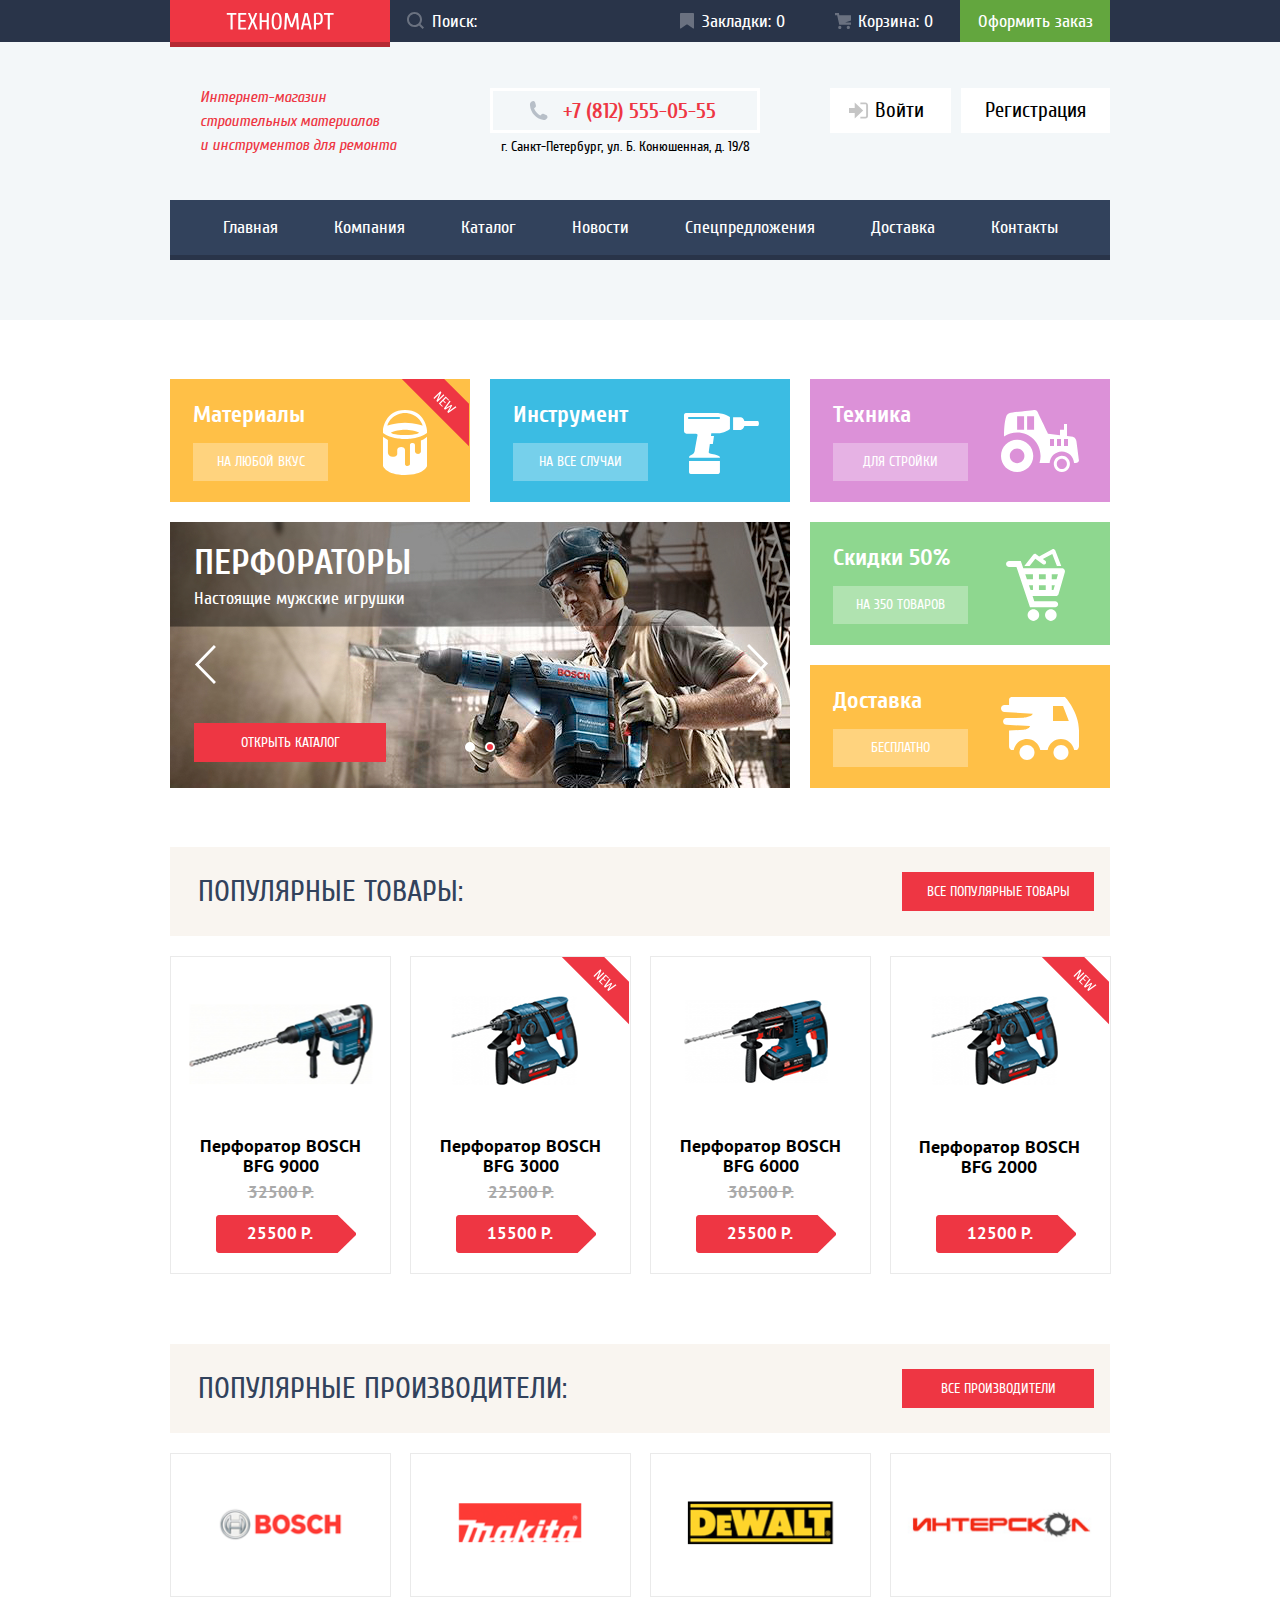
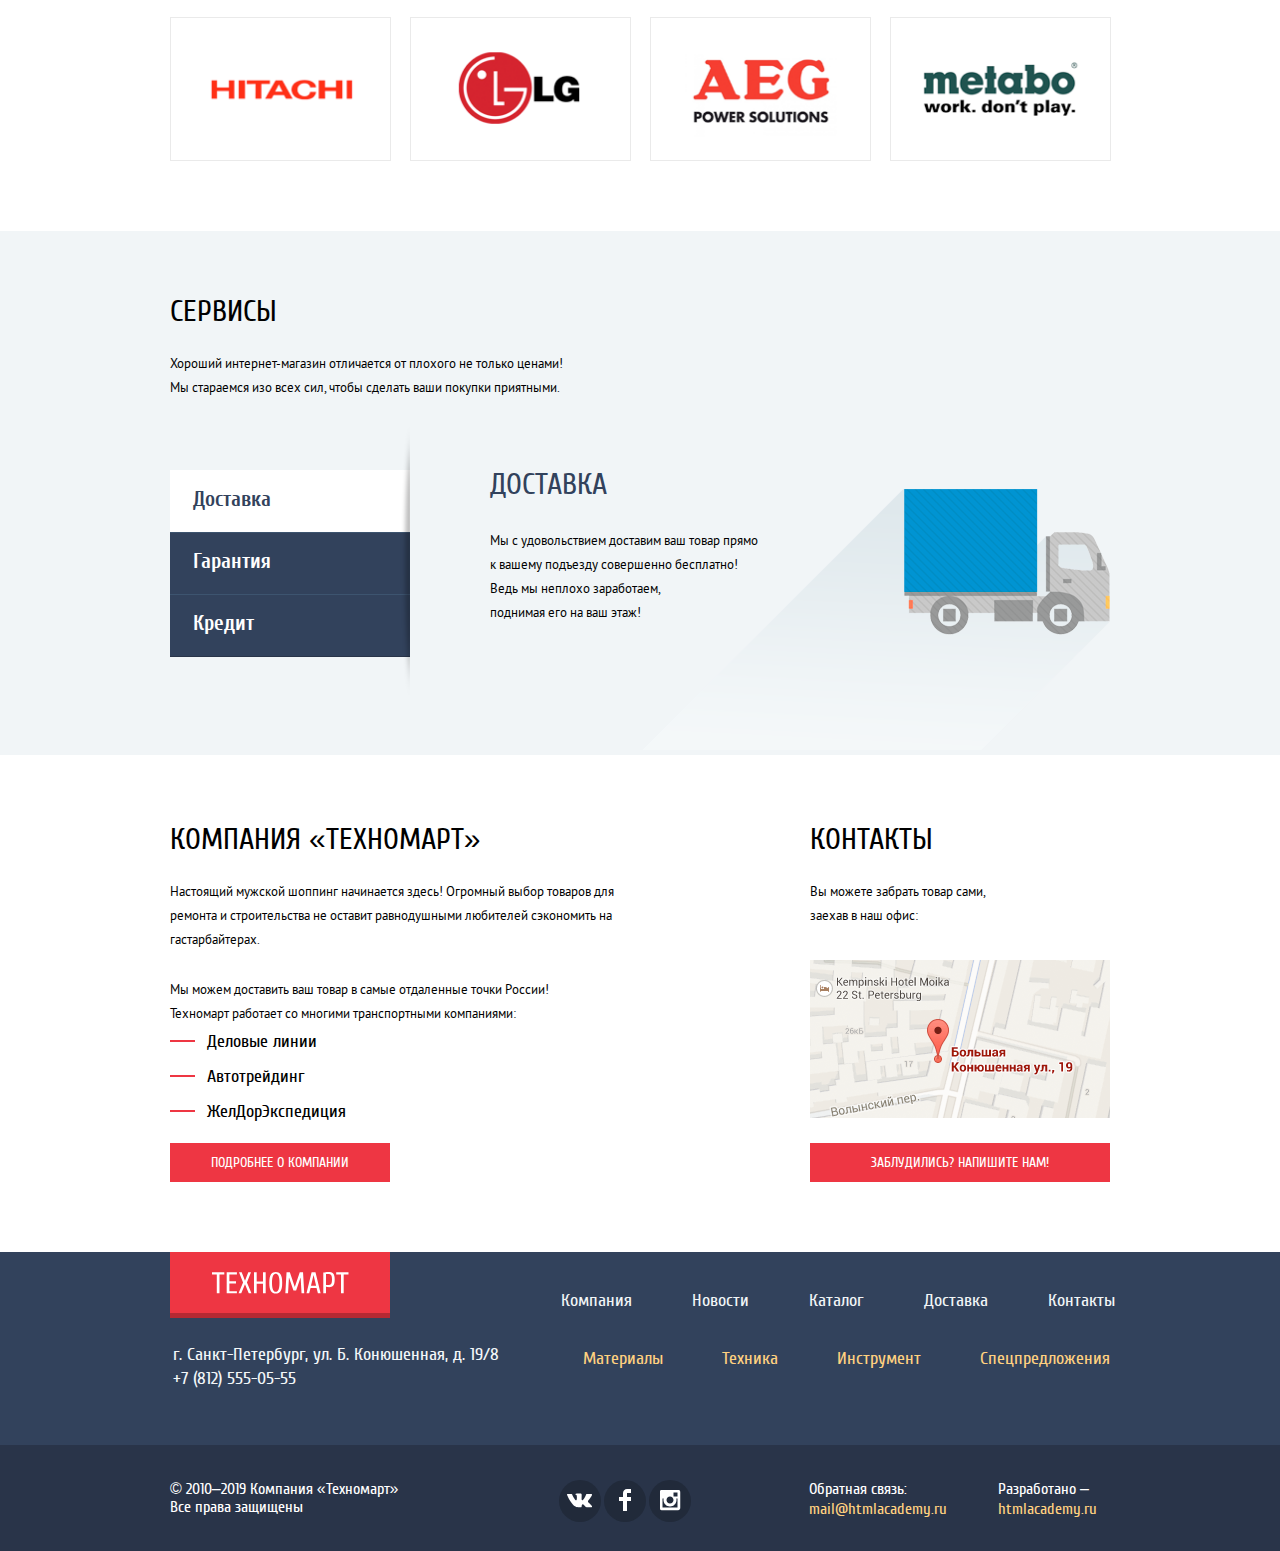
<file: index.html>
<!DOCTYPE html>
<html class="page" lang="ru">
    <head>
        <meta charset="utf-8">
        <title>HTML Academy: Техномарт</title>
        <link rel="stylesheet" href="css/normalize-min.css">
        <link rel="stylesheet" href="css/style-min.css">
    </head>

    <body class="page-body">
        <header class="main-header">
            <nav class="main-nav">
                <div class="toolbar">
                    <div class="container">
                        <a class="main-header-logo">
                            <img src="img/logo-technomart.svg" width="108" height="18" alt="Логотип «Техномарт»">
                        </a>

                        <form class="toolbar-form" method="post" action="https://echo.htmlacademy.ru">
                            <label class="visually-hidden" for="search-field">Строка поиска</label>
                            <input class="search-field" type="search" name="search" id="search-field" placeholder="Поиск:">
                            <svg aria-hidden="true" focusable="false" width="17" height="17" viewbox="0 0 17 17" fill="white" xmlns="http://www.w3.org/2000/svg">
                                <path fill-rule="evenodd" clip-rule="evenodd" d="M13.458 12.044L17 15.586L15.586 17L12.044 13.458C10.782 14.421 9.21 15 7.5 15C3.35786 15 0 11.6421 0 7.5C0 3.35786 3.35786 0 7.5 0C11.6421 0 15 3.35786 15 7.5C15.0001 9.14309 14.4581 10.7403 13.458 12.044ZM7.5 2C4.467 2 2 4.467 2 7.5C2.00331 10.5362 4.4638 12.9967 7.5 13C10.532 13 13 10.532 13 7.5C13 4.467 10.532 2 7.5 2Z"/>
                            </svg>
                        </form>

                        <a class="toolbar-counter bookmark-counter" href="#">
                            <svg aria-hidden="true" focusable="false" width="14" height="16" viewbox="0 0 14 16" fill="none" xmlns="http://www.w3.org/2000/svg">
                                <path d="M14 15C14 15.55 13.632 15.741 13.182 15.426L7.819 11.661C7.369 11.346 6.632 11.346 6.182 11.661L0.818 15.426C0.368 15.741 0 15.55 0 15V1C0 0.45 0.45 0 1 0H13C13.55 0 14 0.45 14 1V15Z" fill="white"/>
                            </svg>
                            Закладки: 0
                        </a>

                        <a class="toolbar-counter cart-counter" href="#">
                            <svg aria-hidden="true" focusable="false" width="15" height="15" viewbox="0 0 15 15" fill="none" xmlns="http://www.w3.org/2000/svg">
                                <path d="M4.5 15C5.32843 15 6 14.3284 6 13.5C6 12.6716 5.32843 12 4.5 12C3.67157 12 3 12.6716 3 13.5C3 14.3284 3.67157 15 4.5 15Z" fill="white"/>
                                <path d="M12.5 15C13.3284 15 14 14.3284 14 13.5C14 12.6716 13.3284 12 12.5 12C11.6716 12 11 12.6716 11 13.5C11 14.3284 11.6716 15 12.5 15Z" fill="white"/>
                                <path d="M15 2H4.07L3.648 0H0V2H2.031L4.016 11H15V9H9.441L15 6.951V2Z" fill="white"/>
                            </svg>
                            Корзина: 0
                        </a>

                        <a class="button-toolbar-checkout" href="blank.html">Оформить заказ</a>
                    </div>
                </div>

                <div class="container">
                    <div class="signin-block">
                        <i class="header-caption">Интернет-магазин строительных материалов<br> и инструментов для ремонта</i>

                        <p>
                            <a class="header-phone" href="tel:+78125550555">+7 (812) 555-05-55</a>
                            г. Санкт-Петербург, ул. Б. Конюшенная, д. 19/8
                        </p>

                        <div class="signin">
                            <div class="signin-login signin-current">
                                <a class="signin-link button-login" href="blank.html">
                                    <svg aria-hidden="true" focusable="false" width="21" height="17" viewbox="0 0 21 17" fill="#C5C5C5" xmlns="http://www.w3.org/2000/svg">
                                        <path d="M14.875 8.5L6 0V6H0V11H6V17L14.875 8.5Z"/>
                                        <path d="M16.986 15.01H11.959V17H16.986C19.164 17 19.99 15.19 20.015 13.974V3.028C19.99 1.811 19.164 0 16.986 0H11.959V1.99H16.986C17.825 1.99 17.978 2.671 17.996 3.047V13.951C17.979 14.327 17.825 15.01 16.986 15.01Z"/>
                                    </svg>
                                    <span>Войти</span>
                                </a>
                                <a class="signin-link button-registration" href="blank.html">Регистрация</a>
                            </div>

                            <div class="signin-my-profile">
                                <div class="signin-button-block">
                                    <a class="signin-link button-signup" href="#">
                                        <svg aria-hidden="true" focusable="false" class="svg-user" width="20" height="18" viewbox="0 0 20 18" fill="#C5C5C5" xmlns="http://www.w3.org/2000/svg">
                                            <path d="M17.881 14.166C15.737 13.431 13.625 12.5 12.674 11.776C12.017 11.275 11.904 10.158 12.157 9.361C13.275 8.458 14.021 6.884 14.021 5.083C14.021 2.276 12.221 0 10 0C7.77902 0 5.97901 2.276 5.97901 5.083C5.97901 6.884 6.72501 8.457 7.84201 9.36C8.09501 10.158 7.98302 11.275 7.32502 11.776C6.37502 12.5 4.26201 13.43 2.11801 14.166C-0.0259852 14.902 1.48343e-05 18 1.48343e-05 18H20C20 18 20.025 14.901 17.881 14.166Z"/>
                                        </svg>
                                        <span>Равшан Джамшутович</span>
                                    </a>
                                    <a class="logout" href="#">
                                        <svg aria-hidden="true" focusable="false" class="svg-logout" width="20" height="17" viewbox="0 0 20 17" fill="#C5C5C5" xmlns="http://www.w3.org/2000/svg">
                                            <path d="M20 8.5L11.125 0V6H5.125V11H11.125V17L20 8.5Z"/>
                                            <path d="M2.10598 13.952V3.048C2.12398 2.672 2.27698 1.991 3.11598 1.991H8.14297V0H3.11598C0.937975 0 0.111975 1.81 0.0869751 3.027V13.973C0.111975 15.189 0.937975 17 3.11598 17H8.14297V15.01H3.11598C2.27698 15.01 2.12398 14.327 2.10598 13.952Z"/>
                                        </svg>
                                        <span class="visually-hidden">Выход</span>
                                    </a>
                                </div>

                                <div class="my-profile">
                                    <a class="my-profile-link orders" href="#">Мои заказы</a>
                                    <a class="my-profile-link account" href="#">Личный кабинет</a>
                                </div>
                            </div>
                        </div>
                    </div>

                    <ul class="site-navigation list-style-none" aria-label="Навигация по сайту">
                        <li><a aria-current="page">Главная</a></li>
                        <li><a href="blank.html">Компания</a></li>
                        <li><a href="catalog.html">Каталог</a></li>
                        <li><a href="blank.html">Новости</a></li>
                        <li><a href="blank.html">Спецпредложения</a></li>
                        <li><a href="blank.html">Доставка</a></li>
                        <li><a href="blank.html">Контакты</a></li>
                    </ul>
                </div>
            </nav>
        </header>

        <main>
            <h1 class="visually-hidden">Интернет-магазин перфораторов «Техномарт»</h1>

            <section class="promo">
                <div class="container">
                    <h2 class="visually-hidden">Промо-блок</h2>

                    <ul class="promo-list list-style-none">
                        <li class="promo-item materials new" aria-label="Помечено категорией «Новинка»">
                            <h3 class="promo-item-title">Материалы</h3>

                            <a class="promo-item-link" href="#">На любой вкус</a>
                        </li>
                        <li class="promo-item tool">
                            <h3 class="promo-item-title">Инструмент</h3>

                            <a class="promo-item-link" href="#">На все случаи</a>
                        </li>
                        <li class="promo-item technics">
                            <h3 class="promo-item-title">Техника</h3>

                            <a class="promo-item-link" href="#">Для стройки</a>
                        </li>
                        <li class="promo-item discounts">
                            <h3 class="promo-item-title">Скидки 50%</h3>

                            <a class="promo-item-link" href="#">На 350 товаров</a>
                        </li>
                        <li class="promo-item delivery">
                            <h3 class="promo-item-title">Доставка</h3>

                            <a class="promo-item-link" href="#">Бесплатно</a>
                        </li>
                        <li class="promo-item gallery">
                            <section class="slider slider-wrapper-1">
                                <div class="transparent-black-bg">
                                    <ul class="slider-list list-style-none">
                                        <li class="slider-item slide-perforators slide-current">
                                            <h2 class="slider-title">Перфораторы</h2>

                                            <p class="slider-text">Настоящие мужские игрушки</p>
                                        </li>

                                        <li class="slider-item slide-drills">
                                            <h2 class="slider-title">Дрели</h2>

                                            <p class="slider-text">Соседям на радость!</p>
                                        </li>
                                    </ul>
                                </div>

                                <div class="slider-gallery-controls">
                                    <button class="gallery-controls button-back" type="button" aria-label="Перейти к предыдущему слайду"></button>
                                    <button class="gallery-controls button-next" type="button" aria-label="Перейти к следующему слайду"></button>
                                </div>

                                <div class="slider-controls">
                                    <button class="bullet bullet-first bullet-current" type="button" aria-label="Первый слайд"></button>
                                    <button class="bullet bullet-second" type="button" aria-label="Второй слайд"></button>
                                </div>

                                <a class="button slider-gallery-button" href="catalog.html">Открыть каталог</a>
                            </section>
                        </li>
                    </ul>
                </div>
            </section>

            <section class="popular-product">
                <div class="container">
                    <div class="popular-title-block">
                        <h2 class="popular-title dark-title">Популярные товары:</h2>
                        <a class="button popular-button" href="blank.html">Все популярные товары</a>
                    </div>

                    <ul class="popular-list list-style-none">
                        <li class="product popular-item">
                            <div class="card-product">
                                <div class="product-img">
                                    <img src="img/product-3.png" width="184" height="164" alt="Перфоратор BOSCH BFG 9000 синего цвета с ручкой для удобной фиксации руки. Оснащен длинным буром. Работает от сети">

                                    <div class="card-hover">
                                        <a class="button-buy" href="#" aria-label="Добавить Перфоратор BOSCH BFG 9000 в корзину">Купить</a>
                                        <a class="button-bookmark" href="#" aria-label="Добавить Перфоратор BOSCH BFG 9000 в закладки">В закладки</a>
                                    </div>
                                </div>
                                <a href="#">
                                    <h3 class="product-title">Перфоратор BOSCH BFG 9000</h3>
                                </a>
                                <del>32500 Р.</del>
                                <a class="product-button" href="#">25500 Р.</a>
                            </div>
                        </li>
                        <li class="product popular-item ">
                            <div class="card-product new" aria-label="Помечено категорией «Новинка»">
                                <div class="product-img">
                                    <img src="img/product-2.png" width="127" height="112" alt="Перфоратор BOSCH BFG 3000 синего цвета с ручкой для удобной фиксации руки. Оснащен аккумуляторной батареей">

                                    <div class="card-hover">
                                        <a class="button-buy" href="#" aria-label="Добавить Перфоратор BOSCH BFG 3000 в корзину">Купить</a>
                                        <a class="button-bookmark" href="#" aria-label="Добавить Перфоратор BOSCH BFG 3000 в закладки">В закладки</a>
                                    </div>
                                </div>
                                <a href="#">
                                    <h3 class="product-title">Перфоратор BOSCH BFG 3000</h3>
                                </a>
                                <del>22500 Р.</del>
                                <a class="product-button" href="#">15500 Р.</a>
                            </div>
                        </li>
                        <li class="product popular-item">
                            <div class="card-product">
                                <div class="product-img">
                                    <img src="img/product-1.png" width="144" height="128" alt="Перфоратор BOSCH BFG 6000 синего цвета с ручкой для удобной фиксации руки. Оснащен аккумуляторной батареей">

                                    <div class="card-hover">
                                        <a class="button-buy" href="#" aria-label="Добавить Перфоратор BOSCH BFG 6000 в корзину">Купить</a>
                                        <a class="button-bookmark" href="#" aria-label="Добавить Перфоратор BOSCH BFG 6000 в закладки">В закладки</a>
                                    </div>
                                </div>
                                <a href="#">
                                    <h3 class="product-title">Перфоратор BOSCH BFG 6000</h3>
                                </a>
                                <del>30500 Р.</del>
                                <a class="product-button" href="#">25500 Р.</a>
                            </div>
                        </li>
                        <li class="product popular-item">
                            <div class="card-product without-del new" aria-label="Помечено категорией «Новинка»">
                                <div class="product-img">
                                    <img src="img/product-2.png" width="127" height="112" alt="Перфоратор BOSCH BFG 2000 синего цвета с ручкой для удобной фиксации руки. Оснащен аккумуляторной батареей">

                                    <div class="card-hover">
                                        <a class="button-buy" href="#" aria-label="Добавить Перфоратор BOSCH BFG 2000 в корзину">Купить</a>
                                        <a class="button-bookmark" href="#" aria-label="Добавить Перфоратор BOSCH BFG 2000 в закладки">В закладки</a>
                                    </div>
                                </div>
                                <a href="#">
                                    <h3 class="product-title">Перфоратор BOSCH BFG 2000</h3>
                                </a>
                                <a class="product-button" href="#">12500 Р.</a>
                            </div>
                        </li>
                    </ul>
                </div>
            </section>

            <section class="popular-producer">
                <div class="container">
                    <div class="popular-title-block">
                        <h2 class="popular-title dark-title">Популярные производители:</h2>
                        <a class="button popular-button" href="blank.html">Все производители</a>
                    </div>

                    <ul class="popular-producer-list list-style-none">
                        <li class="popular-producer-item">
                            <a href="#" tabindex="0">
                                <img src="img/partner-logo-bosch.png" width="220" height="145" alt="BOSCH">
                            </a>
                        </li>
                        <li class="popular-producer-item">
                            <a href="#" tabindex="0">
                                <img src="img/partner-logo-makita.png" width="220" height="145" alt="Makita">
                            </a>
                        </li>
                        <li class="popular-producer-item">
                            <a href="#" tabindex="0">
                                <img src="img/partner-logo-dewalt.png" width="220" height="145" alt="DeWalt">
                            </a>
                        </li>
                        <li class="popular-producer-item">
                            <a href="#" tabindex="0">
                                <img src="img/partner-logo-interskol.png" width="220" height="145" alt="Интерскол">
                            </a>
                        </li>
                        <li class="popular-producer-item">
                            <a href="#" tabindex="0">
                                <img src="img/partner-logo-hitachi.png" width="220" height="145" alt="HITACHI">
                            </a>
                        </li>
                        <li class="popular-producer-item">
                            <a href="#" tabindex="0">
                                <img src="img/partner-logo-lg.png" width="220" height="145" alt="LG">
                            </a>
                        </li>
                        <li class="popular-producer-item">
                            <a href="#" tabindex="0">
                                <img src="img/partner-logo-aeg.png" width="220" height="145" alt="AEG Power Solutions">
                            </a>
                        </li>
                        <li class="popular-producer-item">
                            <a href="#" tabindex="0">
                                <img src="img/partner-logo-metabo.png" width="220" height="145" alt="Metabo">
                            </a>
                        </li>
                    </ul>
                </div>
            </section>

            <section class="service">
                <div class="container">
                    <h2 class="service-title black-title">Сервисы</h2>

                    <p class="service-info">
                        Хороший интернет-магазин отличается от плохого не только ценами!<br> Мы стараемся изо всех сил, чтобы сделать ваши покупки приятными.
                    </p>

                    <div class="service-block service-wrapper-1">
                        <div class="button-service">
                            <button class="button-service-item button-service-delivery button-service-current" type="button">Доставка</button>
                            <button class="button-service-item button-service-warranty" type="button">Гарантия</button>
                            <button class="button-service-item button-service-credit" type="button">Кредит</button>
                        </div>

                        <div class="service-description">
                            <ul class="service-description-list list-style-none">
                                <li class="service-description-item description-delivery service-description-curent">
                                    <h3 class="service-description-title dark-title">Доставка</h3>

                                    <p class="service-description-info">
                                        Мы с удовольствием доставим ваш товар прямо<br> к вашему подъезду совершенно бесплатно!<br> Ведь мы неплохо заработаем,<br> поднимая его на ваш этаж!
                                    </p>
                                </li>

                                <li class="service-description-item description-warranty">
                                    <h3 class="service-description-title dark-title">Гарантия</h3>

                                    <p class="service-description-info service-description-warranty">
                                        Если купленный у нас товар поломается или заискрит,<br> а также в случае пожара, спровоцированного его возгоранием,  вы всегда можете быть уверены в нашей гарантии. Мы обменяем сгоревший товар на новый.<br> Дом уж восстановите как-нибудь сами.
                                    </p>
                                </li>

                                <li class="service-description-item description-credit">
                                    <h3 class="service-description-title dark-title">Кредит</h3>

                                    <p class="service-description-info">
                                        Залезть в долговую яму стало проще!<br> Кредитные консультанты придут вам на помощь.
                                    </p>

                                    <a class="button button-credit" href="#">Отправить заявку</a>
                                </li>
                            </ul>
                        </div>
                    </div>
                </div>
            </section>

            <div class="about-block">
                <div class="container">
                    <section class="about">
                        <h2 class="visually-hidden">Подробнее о компании</h2>

                        <div class="about-description">
                            <p class="about-title black-title">Компания «Тexномарт»</p>

                            <p class="about-description-first">
                                Настоящий мужской шоппинг начинается здесь! Огромный выбор товаров для<br> ремонта и строительства не оставит равнодушными любителей сэкономить на<br> гастарбайтерах.
                            </p>

                            <p class="about-description-second">
                                Мы можем доставить ваш товар в самые отдаленные точки России!<br> Техномарт работает со многими транспортными компаниями:
                            </p>

                            <ul class="about-list list-style-none">
                                <li class="about-item">Деловые линии</li>
                                <li class="about-item">Автотрейдинг</li>
                                <li class="about-item">ЖелДорЭкспедиция</li>
                            </ul>

                            <a class="button button-about" href="#">Подробнее о компании</a>
                        </div>
                    </section>

                    <section class="contacts">
                        <h2 class="contacts-title black-title">Контакты</h2>

                        <p class="contacts-description">
                            Вы можете забрать товар сами,<br> заехав в наш офис:
                        </p>

                        <a class="map" href="https://goo.gl/maps/PoLj4DyS3a9zG8WHA">
                            <img src="img/map-small.png" width="300" height="158" alt="Локация на карте. Улица Большая Конюшенная, 19">
                        </a>

                        <a class="button-contacts button" href="form.html">Заблудились? Напишите нам!</a>
                    </section>
                </div>
            </div>
        </main>

        <footer class="page-footer">
            <div class="container footer-top">
                <div class="contacts-block">
                    <a class="footer-logo">
                        <img src="img/logo-technomart.svg" width="138" height="23" alt="Логотип «Техномарт»">
                    </a>

                    <section class="footer-contacts">
                        <h3 class="visually-hidden">Контакты</h3>

                        <p class="footer-text footer-text-contact" >
                            г. Санкт-Петербург, ул. Б. Конюшенная, д. 19/8<br>
                            <a class="footer-phone footer-text" href="tel:+78125550555">+7 (812) 555-05-55</a>
                        </p>
                    </section>
                </div>

                <ul class="footer-nav list-style-none" aria-label="Навигация по сайту">
                    <li class="top-list">
                        <ul class="list-style-none">
                            <li><a class="footer-text" href="blank.html">Компания</a></li>
                            <li><a class="footer-text" href="blank.html">Новости</a></li>
                            <li><a class="footer-text" href="catalog.html">Каталог</a></li>
                            <li><a class="footer-text" href="blank.html">Доставка</a></li>
                            <li><a class="footer-text" href="blank.html">Контакты</a></li>
                        </ul>
                    </li>
                    <li class="bottom-list">
                        <ul class="list-style-none">
                            <li><a class="footer-text" href="blank.html">Материалы</a></li>
                            <li><a class="footer-text" href="blank.html">Техника</a></li>
                            <li><a class="footer-text" href="blank.html">Инструмент</a></li>
                            <li><a class="footer-text" href="blank.html">Спецпредложения</a></li>
                        </ul>
                    </li>
                </ul>
            </div>

            <div class="footer-bottom-block">
                <div class="container footer-bottom">
                    <section class="copyright">
                        <h3 class="visually-hidden">Авторское право</h3>

                        <p class="footer-small-text">
                            © 2010–2019 Компания «Техномарт»<br>Все права защищены
                        </p>
                    </section>

                    <section class="footer-social" >
                        <h3 class="visually-hidden">Социальные сети</h3>

                        <ul class="list-style-none">
                            <li><a class="social-button vk" href="#">
                                    <span class="visually-hidden">Вконтакте</span>
                                </a>
                            </li>
                            <li>
                                <a class="social-button fb" href="#">
                                    <span class="visually-hidden">Фейсбук</span>
                                </a>
                            </li>
                            <li>
                                <a class="social-button insta" href="#">
                                    <span class="visually-hidden">Инстаграм</span>
                                </a>
                            </li>
                        </ul>
                    </section>

                    <div class="feedback-block">
                        <section class="footer-feedback">
                            <h3 class="footer-small-text">Обратная связь:</h3>

                            <a class="footer-feedback-link footer-small-text" href="mailto:mail@htmlacademy.ru">mail@htmlacademy.ru</a>
                        </section>

                        <section class="footer-developed">
                            <h3 class="footer-small-text">Разработано &ndash;</h3>

                            <a class="footer-developed-link footer-small-text" href="https://htmlacademy.ru/intensive/htmlcss">htmlacademy.ru</a>
                        </section>
                    </div>
                </div>
            </div>
        </footer>

        <section class="modal modal-feedback">
            <h2 class="visually-hidden">Написать нам письмо</h2>
            <form class="feedback-form" action="https://echo.htmlacademy.ru" method="post">
                <div class="feedback-form-block">
                    <label class="feedback-text">
                        Ваше имя:<br>
                        <input class="feedback-form-field feedback-name" type="text" name="user-name" placeholder="Имя Фамилия">
                    </label>

                    <label class="feedback-text feedback-text-email">
                        Ваш e-mail:<br>
                        <input class="feedback-form-field feedback-email" type="email" name="user-email" placeholder="email@example.com">
                    </label>

                    <label class="feedback-text feedback-text-letter">
                        Текст письма:<br>
                        <textarea class="feedback-form-field feedback-letter" name="letter" placeholder="В свободной форме"></textarea>
                    </label>
                </div>

                <button class="button button-feedback-send" type="submit">Отправить</button>
            </form>
            <a class="modal-close" href="#" aria-label="Закрыть"></a>
        </section>

        <section class="modal modal-map">
            <h2 class="visually-hidden">Как до нас добраться</h2>
            <iframe class="modal-map-iframe" src="https://www.google.com/maps/embed?pb=!1m18!1m12!1m3!1d1998.5991043651586!2d30.320894616097!3d59.938794181876254!2m3!1f0!2f0!3f0!3m2!1i1024!2i768!4f13.1!3m3!1m2!1s0x4696310fca5ba729%3A0xea9c53d4493c879f!2z0JHQvtC70YzRiNCw0Y8g0JrQvtC90Y7RiNC10L3QvdCw0Y8g0YPQuy4sIDE5LCDQodCw0L3QutGCLdCf0LXRgtC10YDQsdGD0YDQsywg0KDQvtGB0YHQuNGPLCAxOTExODY!5e0!3m2!1sru!2sua!4v1602434682118!5m2!1sru!2sua" width="943" height="449" allowfullscreen="" aria-hidden="false" tabindex="0" title="Офис компании по адресу ул. Большая Конюшенная 19, Санкт-Петербург"></iframe>
            <img src="img/map-big.png" width="943" height="449" alt="Офис компании по адресу ул. Большая Конюшенная 19/8, Санкт-Петербург">
            <a class="modal-close" href="#" aria-label="Закрыть"></a>
        </section>

        <section class="modal modal-cart">
            <h2 class="added-cart">Товар добавлен в корзину!</h2>

            <div class="modal-cart-buttons">
                <a class="button button-checkout" href="#">Оформить заказ</a>
                <a class="button button-continue" href="#">Продолжить покупки</a>
            </div>

            <a class="modal-close" href="#" aria-label="Закрыть"></a>
        </section>

        <script src="js/script-min.js"></script>

    </body>
</html>
</file>
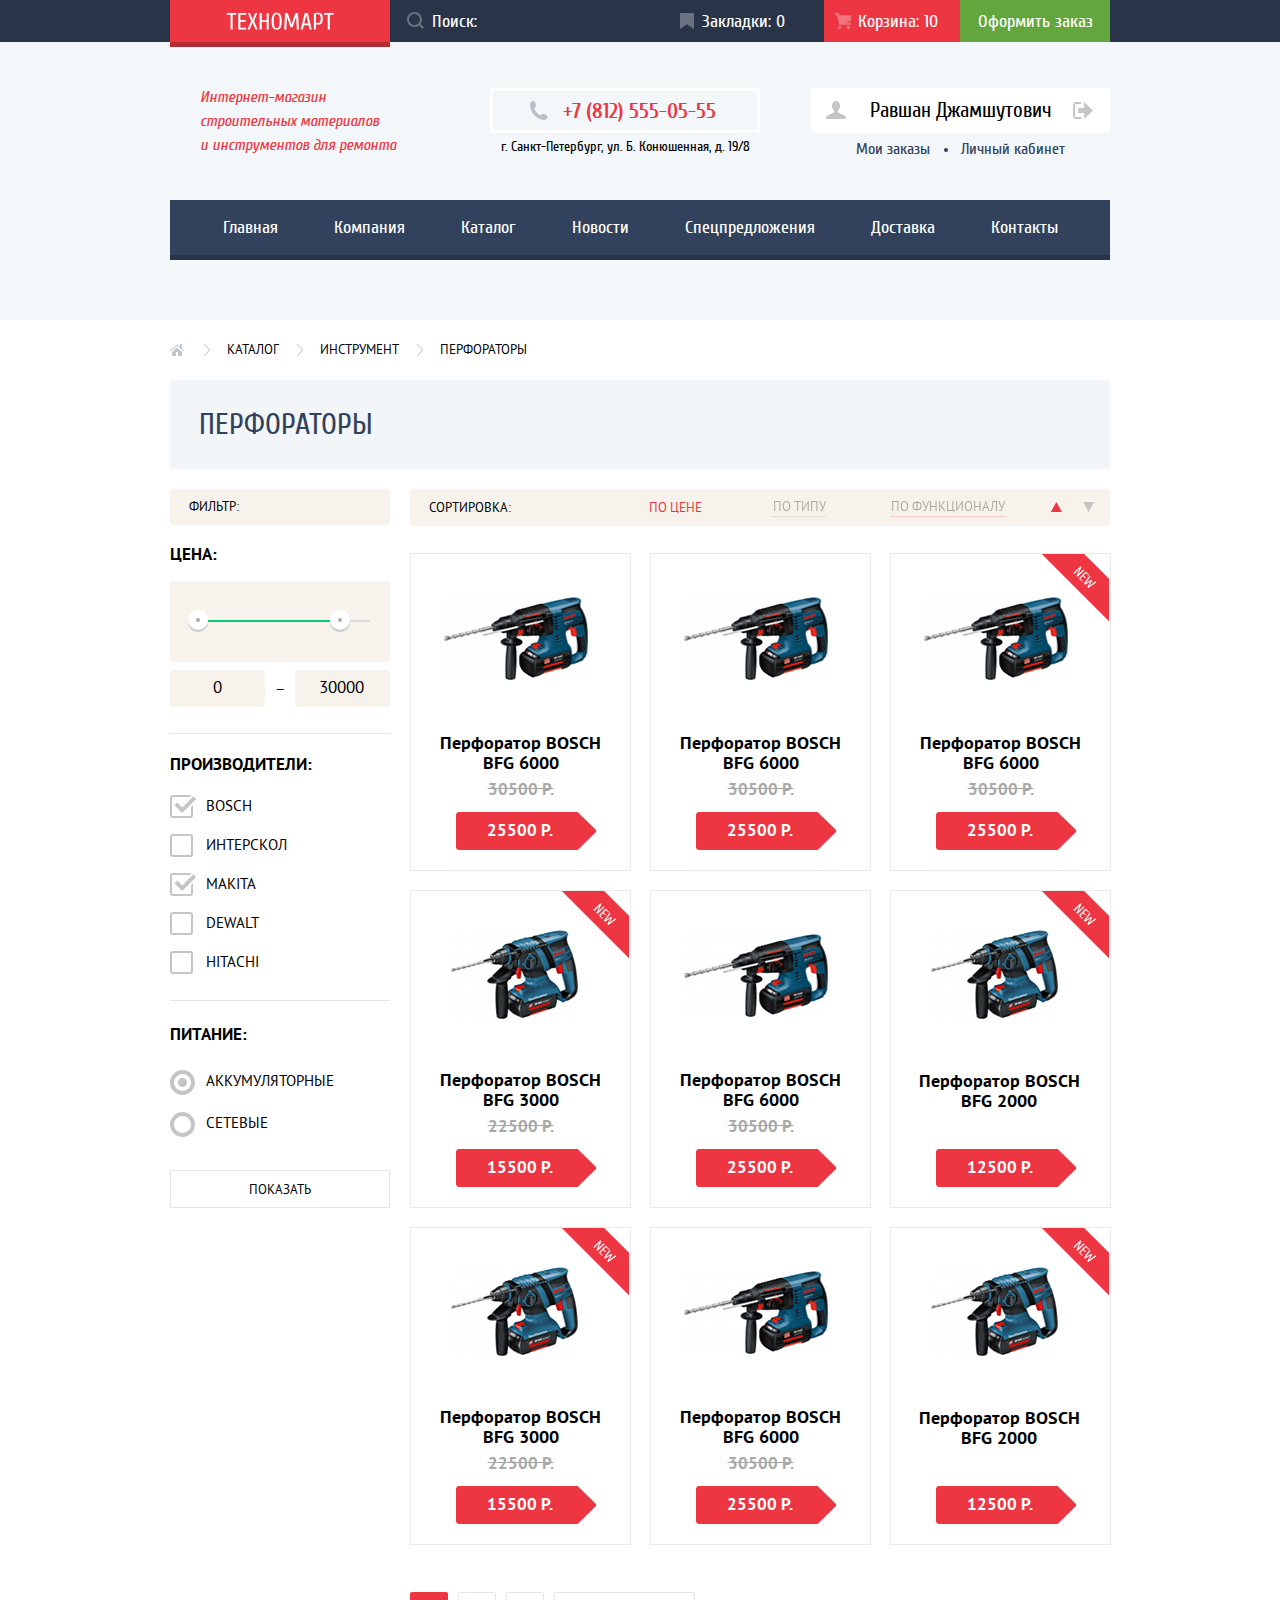
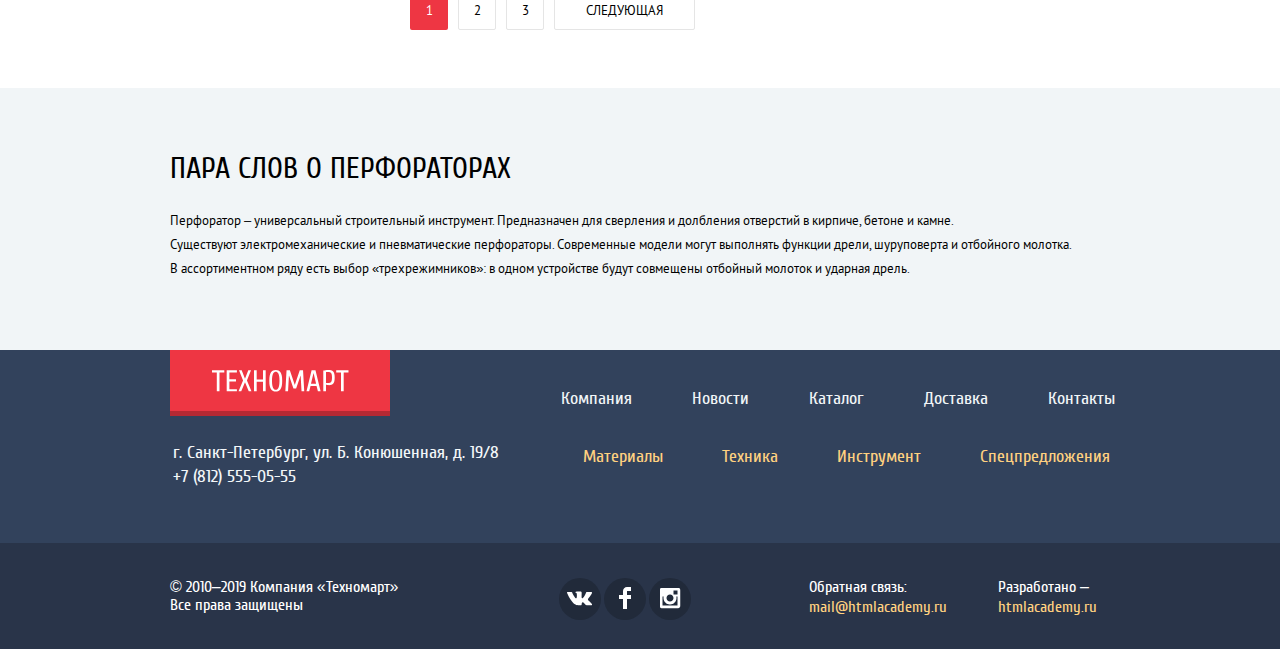
<file: catalog.html>
<!DOCTYPE html>
<html class="page" lang="ru">
    <head>
        <meta charset="utf-8">
        <title>HTML Academy: Техномарт</title>
        <link rel="stylesheet" href="css/normalize-min.css">
        <link rel="stylesheet" href="css/style-min.css">
    </head>

    <body class="page-body inner-page">
        <header class="main-header">
            <nav class="main-nav">
                <div class="toolbar">
                    <div class="container">
                        <a class="main-header-logo" href="index.html">
                            <img src="img/logo-technomart.svg" width="108" height="18" alt="Логотип «Техномарт»">
                        </a>

                        <form class="toolbar-form" method="post" action="https://echo.htmlacademy.ru">
                            <label class="visually-hidden" for="search-field">Строка поиска</label>
                            <input class="search-field" type="search" name="search" id="search-field" placeholder="Поиск:">
                            <svg aria-hidden="true" focusable="false" width="17" height="17" viewbox="0 0 17 17" fill="white" xmlns="http://www.w3.org/2000/svg">
                                <path fill-rule="evenodd" clip-rule="evenodd" d="M13.458 12.044L17 15.586L15.586 17L12.044 13.458C10.782 14.421 9.21 15 7.5 15C3.35786 15 0 11.6421 0 7.5C0 3.35786 3.35786 0 7.5 0C11.6421 0 15 3.35786 15 7.5C15.0001 9.14309 14.4581 10.7403 13.458 12.044ZM7.5 2C4.467 2 2 4.467 2 7.5C2.00331 10.5362 4.4638 12.9967 7.5 13C10.532 13 13 10.532 13 7.5C13 4.467 10.532 2 7.5 2Z"/>
                            </svg>
                        </form>

                        <a class="toolbar-counter bookmark-counter" href="#">
                            <svg aria-hidden="true" focusable="false" width="14" height="16" viewbox="0 0 14 16" fill="none" xmlns="http://www.w3.org/2000/svg">
                                <path d="M14 15C14 15.55 13.632 15.741 13.182 15.426L7.819 11.661C7.369 11.346 6.632 11.346 6.182 11.661L0.818 15.426C0.368 15.741 0 15.55 0 15V1C0 0.45 0.45 0 1 0H13C13.55 0 14 0.45 14 1V15Z" fill="white"/>
                            </svg>
                            Закладки: 0
                        </a>

                        <a class="toolbar-counter cart-counter counter-added" href="#">
                            <svg aria-hidden="true" focusable="false" width="15" height="15" viewbox="0 0 15 15" fill="none" xmlns="http://www.w3.org/2000/svg">
                                <path d="M4.5 15C5.32843 15 6 14.3284 6 13.5C6 12.6716 5.32843 12 4.5 12C3.67157 12 3 12.6716 3 13.5C3 14.3284 3.67157 15 4.5 15Z" fill="white"/>
                                <path d="M12.5 15C13.3284 15 14 14.3284 14 13.5C14 12.6716 13.3284 12 12.5 12C11.6716 12 11 12.6716 11 13.5C11 14.3284 11.6716 15 12.5 15Z" fill="white"/>
                                <path d="M15 2H4.07L3.648 0H0V2H2.031L4.016 11H15V9H9.441L15 6.951V2Z" fill="white"/>
                            </svg>
                            Корзина: 10
                        </a>

                        <a class="button-toolbar-checkout" href="blank.html">Оформить заказ</a>
                    </div>
                </div>

                <div class="container">
                    <div class="signin-block">
                        <i class="header-caption">Интернет-магазин строительных материалов<br> и инструментов для ремонта</i>

                        <p>
                            <a class="header-phone" href="tel:+78125550555">+7 (812) 555-05-55</a>
                            г. Санкт-Петербург, ул. Б. Конюшенная, д. 19/8
                        </p>

                        <div class="signin">
                            <div class="signin-login">
                                <a class="signin-link button-login" href="blank.html">
                                    <svg aria-hidden="true" focusable="false" width="21" height="17" viewbox="0 0 21 17" fill="#C5C5C5" xmlns="http://www.w3.org/2000/svg">
                                        <path d="M14.875 8.5L6 0V6H0V11H6V17L14.875 8.5Z"/>
                                        <path d="M16.986 15.01H11.959V17H16.986C19.164 17 19.99 15.19 20.015 13.974V3.028C19.99 1.811 19.164 0 16.986 0H11.959V1.99H16.986C17.825 1.99 17.978 2.671 17.996 3.047V13.951C17.979 14.327 17.825 15.01 16.986 15.01Z"/>
                                    </svg>
                                    <span>Войти</span>
                                </a>
                                <a class="signin-link button-registration" href="blank.html">Регистрация</a>
                            </div>

                            <div class="signin-my-profile signin-current">
                                <div class="signin-button-block">
                                    <a class="signin-link button-signup" href="#">
                                        <svg aria-hidden="true" focusable="false" class="svg-user" width="20" height="18" viewbox="0 0 20 18" fill="#C5C5C5" xmlns="http://www.w3.org/2000/svg">
                                            <path d="M17.881 14.166C15.737 13.431 13.625 12.5 12.674 11.776C12.017 11.275 11.904 10.158 12.157 9.361C13.275 8.458 14.021 6.884 14.021 5.083C14.021 2.276 12.221 0 10 0C7.77902 0 5.97901 2.276 5.97901 5.083C5.97901 6.884 6.72501 8.457 7.84201 9.36C8.09501 10.158 7.98302 11.275 7.32502 11.776C6.37502 12.5 4.26201 13.43 2.11801 14.166C-0.0259852 14.902 1.48343e-05 18 1.48343e-05 18H20C20 18 20.025 14.901 17.881 14.166Z"/>
                                        </svg>
                                        <span>Равшан Джамшутович</span>
                                    </a>
                                    <a class="logout" href="#">
                                        <svg aria-hidden="true" focusable="false" class="svg-logout" width="20" height="17" viewbox="0 0 20 17" fill="#C5C5C5" xmlns="http://www.w3.org/2000/svg">
                                            <path d="M20 8.5L11.125 0V6H5.125V11H11.125V17L20 8.5Z"/>
                                            <path d="M2.10598 13.952V3.048C2.12398 2.672 2.27698 1.991 3.11598 1.991H8.14297V0H3.11598C0.937975 0 0.111975 1.81 0.0869751 3.027V13.973C0.111975 15.189 0.937975 17 3.11598 17H8.14297V15.01H3.11598C2.27698 15.01 2.12398 14.327 2.10598 13.952Z"/>
                                        </svg>
                                        <span class="visually-hidden">Выход</span>
                                    </a>
                                </div>

                                <div class="my-profile">
                                    <a class="my-profile-link orders" href="#">Мои заказы</a>
                                    <a class="my-profile-link account" href="#">Личный кабинет</a>
                                </div>
                            </div>
                        </div>
                    </div>

                    <ul class="site-navigation list-style-none" aria-label="Навигация по сайту">
                        <li><a href="index.html">Главная</a></li>
                        <li><a href="blank.html">Компания</a></li>
                        <li><a aria-current="page">Каталог</a></li>
                        <li><a href="blank.html">Новости</a></li>
                        <li><a href="blank.html">Спецпредложения</a></li>
                        <li><a href="blank.html">Доставка</a></li>
                        <li><a href="blank.html">Контакты</a></li>
                    </ul>
                </div>
            </nav>
        </header>

        <main class="inner-page">
            <div class="container breadcrumbs-block">
                <ul class="breadcrumbs list-style-none">
                    <li><a class="breadcrumbs-home" href="index.html" aria-label="Главная" tabindex="0"></a></li>
                    <li><a href="catalog.html">Каталог</a></li>
                    <li><a href="blank.html">Инструмент</a></li>
                    <li><a aria-current="true">Перфораторы</a></li>
                </ul>
            </div>

            <div class="container title-block">
                <h1 class="main-title dark-title">Перфораторы</h1>
            </div>

            <div class="container product-block">
                <div class="filter" role="group" aria-labelledby="filter">
                    <p class="filter-title filter-title-bg" id="filter">Фильтр:</p>

                    <form class="filter-form" method="get" action="https://echo.htmlacademy.ru">
                        <div class="filter-price-block" role="group" aria-labelledby="price">
                            <p class="filter-item-title filter-title-price" id="price">Цена:</p>

                            <div class="filter-range">
                                <div class="range-controls">
                                    <div class="scale">
                                        <div class="bar"></div>
                                    </div>

                                    <div class="toggle toggle-min" tabindex="0"></div>
                                    <div class="toggle toggle-max" tabindex="0"></div>
                                </div>

                                <div class="price-controls">
                                    <input class="price-controls-text" type="number" name="min-price" value="0" aria-label="Минимальное значение">
                                    <span>–</span>
                                    <input class="price-controls-text" type="number" name="max-price" value="30000" aria-label="Максимальное значение">
                                </div>
                            </div>
                        </div>

                        <div class="filter-producers-block" role="group" aria-labelledby="producers">
                            <p class="filter-item-title filter-title-producers" id="producers">Производители:</p>
                            <label class="filter-item producers-item">
                                <input class="visually-hidden filter-input-checkbox" tabindex="0" type="checkbox" name="filter-checkbox" value="Bosh" checked>
                                <span class="checkbox-input">Bosch</span>
                            </label>

                            <label class="filter-item producers-item">
                                <input class="visually-hidden filter-input-checkbox" tabindex="0" type="checkbox" name="filter-checkbox" value="Интерскол">
                                <span class="checkbox-input">Интерскол</span>
                            </label>

                            <label class="filter-item producers-item">
                                <input class="visually-hidden filter-input-checkbox" tabindex="0" type="checkbox" name="filter-checkbox" value="Makita" checked>
                                <span class="checkbox-input">Makita</span>
                            </label>

                            <label class="filter-item producers-item">
                                <input class="visually-hidden filter-input-checkbox" tabindex="0" type="checkbox" name="filter-checkbox" value="Dewalt">
                                <span class="checkbox-input">Dewalt</span>
                            </label>

                            <label class="filter-item producers-item">
                                <input class="visually-hidden filter-input-checkbox" tabindex="0" type="checkbox" name="filter-checkbox" value="Hitachi">
                                <span class="checkbox-input">Hitachi</span>
                            </label>
                        </div>

                        <div class="filter-supply-block" role="group" aria-labelledby="supply">
                            <p class="filter-item-title filter-title-supply" id="supply">Питание:</p>

                            <label class="filter-item supply-item">
                                <input class="visually-hidden filter-input-radio" tabindex="0" type="radio" name="filter-supply" value="supply-battery" checked>
                                <span class="radio-input">Аккумуляторные</span>
                            </label>

                            <label class="filter-item supply-item">
                                <input class="visually-hidden filter-input-radio" tabindex="0" type="radio" name="filter-supply" value="supply-net">
                                <span class="radio-input">Сетевые</span>
                            </label>
                        </div>

                        <button class="filter-button" type="submit">Показать</button>
                    </form>
                </div>

                <div class="product-list-block">
                    <div class="sorting" role="group" aria-labelledby="sorting">
                        <p class="sorting-title" id="sorting">Cортировка:</p>

                        <div class="sorting-item-block">
                            <a class="sorting-item sorting-price sorting-item-active">По цене</a>

                            <a class="sorting-item sorting-type" href="#">По типу</a>

                            <a class="sorting-item sorting-function" href="#">По функционалу</a>

                            <div class="sorting-method" role="group" aria-labelledby="sorting-method">
                                <p class="sorting-title visually-hidden" id="sorting-method">Выбрать способ сортировки сверху/вниз и наоборот</p>

                                <a class="sorting-item-type sorting-type-up sorting-type-active" aria-label="Сортировка снизу вверх" tabindex="0">
                                    <svg aria-hidden="true" focusable="false" width="12" height="10" viewbox="0 0 12 10" fill="#C5C5C5" xmlns="http://www.w3.org/2000/svg">
                                        <path d="M5.66241 10L0.162415 0H11.1624"/>
                                    </svg>
                                </a>

                                <a class="sorting-item-type sorting-type-down" aria-label="Сортировка сверху вниз" tabindex="0">
                                    <svg aria-hidden="true" focusable="false" width="12" height="10" viewbox="0 0 12 10" fill="#C5C5C5" xmlns="http://www.w3.org/2000/svg">
                                        <path d="M5.66241 10L0.162415 0H11.1624"/>
                                    </svg>
                                </a>
                            </div>
                        </div>
                    </div>

                    <ul class="product-list list-style-none">
                        <li class="product product-item">
                            <div class="card-product">
                                <div class="product-img">
                                    <img src="img/product-1.png" width="144" height="128" alt="Перфоратор BOSCH BFG 6000 синего цвета с ручкой для удобной фиксации руки. Оснащен аккумуляторной батареей">

                                    <div class="card-hover">
                                        <a class="button-buy" href="#" aria-label="Добавить перфоратор BOSCH BFG 6000 в корзину">Купить</a>
                                        <a class="button-bookmark" href="#" aria-label="Добавить Перфоратор BOSCH BFG 6000 в закладки">В закладки</a>
                                    </div>
                                </div>
                                <a href="#">
                                    <h3 class="product-title">Перфоратор BOSCH BFG 6000</h3>
                                </a>
                                <del>30500 Р.</del>
                                <a class="product-button" href="#">25500 Р.</a>
                            </div>
                        </li>

                        <li class="product product-item">
                            <div class="card-product">
                                <div class="product-img">
                                    <img src="img/product-1.png" width="144" height="128" alt="Перфоратор BOSCH BFG 6000 синего цвета с ручкой для удобной фиксации руки. Оснащен аккумуляторной батареей">

                                    <div class="card-hover">
                                        <a class="button-buy" href="#" aria-label="Добавить перфоратор BOSCH BFG 6000 в корзину">Купить</a>
                                        <a class="button-bookmark" href="#" aria-label="Добавить Перфоратор BOSCH BFG 6000 в закладки">В закладки</a>
                                    </div>
                                </div>
                                <a href="#">
                                    <h3 class="product-title">Перфоратор BOSCH BFG 6000</h3>
                                </a>
                                <del>30500 Р.</del>
                                <a class="product-button" href="#">25500 Р.</a>
                            </div>
                        </li>

                        <li class="product product-item">
                            <div class="card-product new" aria-label="Помечено категорией «Новинка»">
                                <div class="product-img">
                                    <img src="img/product-1.png" width="144" height="128" alt="Перфоратор BOSCH BFG 6000 синего цвета с ручкой для удобной фиксации руки. Оснащен аккумуляторной батареей">

                                    <div class="card-hover">
                                        <a class="button-buy" href="#" aria-label="Добавить перфоратор BOSCH BFG 6000 в корзину">Купить</a>
                                        <a class="button-bookmark" href="#" aria-label="Добавить Перфоратор BOSCH BFG 6000 в закладки">В закладки</a>
                                    </div>
                                </div>
                                <a href="#">
                                    <h3 class="product-title">Перфоратор BOSCH BFG 6000</h3>
                                </a>
                                <del>30500 Р.</del>
                                <a class="product-button" href="#">25500 Р.</a>
                            </div>
                        </li>

                        <li class="product product-item">
                            <div class="card-product new" aria-label="Помечено категорией «Новинка»">
                                <div class="product-img">
                                    <img src="img/product-2.png" width="127" height="112" alt="Перфоратор BOSCH BFG 3000 синего цвета с ручкой для удобной фиксации руки. Оснащен аккумуляторной батареей">

                                    <div class="card-hover">
                                        <a class="button-buy" href="#" aria-label="Добавить перфоратор BOSCH BFG 3000 в корзину">Купить</a>
                                        <a class="button-bookmark" href="#" aria-label="Добавить Перфоратор BOSCH BFG 3000 в закладки">В закладки</a>
                                    </div>
                                </div>
                                <a href="#">
                                    <h3 class="product-title">Перфоратор BOSCH BFG 3000</h3>
                                </a>
                                <del>22500 Р.</del>
                                <a class="product-button" href="#">15500 Р.</a>
                            </div>
                        </li>

                        <li class="product product-item">
                            <div class="card-product">
                                <div class="product-img">
                                    <img src="img/product-1.png" width="144" height="128" alt="Перфоратор BOSCH BFG 6000 синего цвета с ручкой для удобной фиксации руки. Оснащен аккумуляторной батареей">

                                    <div class="card-hover">
                                        <a class="button-buy" href="#" aria-label="Добавить перфоратор BOSCH BFG 6000 в корзину">Купить</a>
                                        <a class="button-bookmark" href="#" aria-label="Добавить Перфоратор BOSCH BFG 6000 в закладки">В закладки</a>
                                    </div>
                                </div>
                                <a href="#">
                                    <h3 class="product-title">Перфоратор BOSCH BFG 6000</h3>
                                </a>
                                <del>30500 Р.</del>
                                <a class="product-button" href="#">25500 Р.</a>
                            </div>
                        </li>

                        <li class="product product-item">
                            <div class="card-product without-del new" aria-label="Помечено категорией «Новинка»">
                                <div class="product-img">
                                    <img src="img/product-2.png" width="127" height="112" alt="Перфоратор BOSCH BFG 2000 синего цвета с ручкой для удобной фиксации руки. Оснащен аккумуляторной батареей">

                                    <div class="card-hover">
                                        <a class="button-buy" href="#" aria-label="Добавить перфоратор BOSCH BFG 2000 в корзину">Купить</a>
                                        <a class="button-bookmark" href="#" aria-label="Добавить Перфоратор BOSCH BFG 2000 в закладки">В закладки</a>
                                    </div>
                                </div>
                                <a href="#">
                                    <h3 class="product-title">Перфоратор BOSCH BFG 2000</h3>
                                </a>
                                <a class="product-button" href="#">12500 Р.</a>
                            </div>
                        </li>

                        <li class="product product-item">
                            <div class="card-product new" aria-label="Помечено категорией «Новинка»">
                                <div class="product-img">
                                    <img src="img/product-2.png" width="127" height="112" alt="Перфоратор BOSCH BFG 3000 синего цвета с ручкой для удобной фиксации руки. Оснащен аккумуляторной батареей">

                                    <div class="card-hover">
                                        <a class="button-buy" href="#" aria-label="Добавить перфоратор BOSCH BFG 3000 в корзину">Купить</a>
                                        <a class="button-bookmark" href="#" aria-label="Добавить Перфоратор BOSCH BFG 3000 в закладки">В закладки</a>
                                    </div>
                                </div>
                                <a href="#">
                                    <h3 class="product-title">Перфоратор BOSCH BFG 3000</h3>
                                </a>
                                <del>22500 Р.</del>
                                <a class="product-button" href="#">15500 Р.</a>
                            </div>
                        </li>

                        <li class="product product-item">
                            <div class="card-product">
                                <div class="product-img">
                                    <img src="img/product-1.png" width="144" height="128" alt="Перфоратор BOSCH BFG 6000 синего цвета с ручкой для удобной фиксации руки. Оснащен аккумуляторной батареей">

                                    <div class="card-hover">
                                        <a class="button-buy" href="#" aria-label="Добавить перфоратор BOSCH BFG 6000 в корзину">Купить</a>
                                        <a class="button-bookmark" href="#" aria-label="Добавить Перфоратор BOSCH BFG 6000 в закладки">В закладки</a>
                                    </div>
                                </div>
                                <a href="#">
                                    <h3 class="product-title">Перфоратор BOSCH BFG 6000</h3>
                                </a>
                                <del>30500 Р.</del>
                                <a class="product-button" href="#">25500 Р.</a>
                            </div>
                        </li>

                        <li class="product product-item">
                            <div class="card-product without-del new" aria-label="Помечено категорией «Новинка»">
                                <div class="product-img">
                                    <img src="img/product-2.png" width="127" height="112" alt="Перфоратор BOSCH BFG 2000 синего цвета с ручкой для удобной фиксации руки. Оснащен аккумуляторной батареей">

                                    <div class="card-hover">
                                        <a class="button-buy" href="#" aria-label="Добавить перфоратор BOSCH BFG 2000 в корзину">Купить</a>
                                        <a class="button-bookmark" href="#" aria-label="Добавить Перфоратор BOSCH BFG 2000 в закладки">В закладки</a>
                                    </div>
                                </div>
                                <a href="#">
                                    <h3 class="product-title">Перфоратор BOSCH BFG 2000</h3>
                                </a>
                                <a class="product-button" href="#">12500 Р.</a>
                            </div>
                        </li>
                    </ul>
                </div>

                <ul class="pagination-list list-style-none">
                    <li class="pagination-item"><a class="pagination-link pagination-item-current" aria-current="true">1</a></li>
                    <li class="pagination-item"><a href="#" class="pagination-link">2</a></li>
                    <li class="pagination-item"><a href="#" class="pagination-link">3</a></li>
                    <li class="pagination-item"><a href="#" class="pagination-link">Следующая</a></li>
                </ul>
            </div>

            <section class="punchers">
                <div class="container">
                    <h2 class="punchers-title black-title">Пара слов о перфораторах</h2>
                    <p class="punchers-info">
                        Перфоратор &ndash; универсальный строительный инструмент. Предназначен для сверления и долбления отверстий в кирпиче, бетоне и камне.<br>
                        Существуют электромеханические и пневматические перфораторы. Современные модели могут выполнять функции дрели, шуруповерта и отбойного молотка.<br>
                        В ассортиментном ряду есть выбор «трехрежимников»: в одном устройстве будут совмещены отбойный молоток и ударная дрель.
                    </p>
                </div>
            </section>
        </main>

        <footer class="page-footer">
            <div class="container footer-top">
                <div class="contacts-block">
                    <a class="footer-logo" href="index.html">
                        <img src="img/logo-technomart.svg" width="138" height="23" alt="Логотип «Техномарт»">
                    </a>

                    <section class="footer-contacts">
                        <h3 class="visually-hidden">Контакты</h3>

                        <p class="footer-text footer-text-contact" >
                            г. Санкт-Петербург, ул. Б. Конюшенная, д. 19/8<br>
                            <a class="footer-phone footer-text" href="tel:+78125550555">+7 (812) 555-05-55</a>
                        </p>
                    </section>
                </div>

                <ul class="footer-nav list-style-none" aria-label="Навигация по сайту">
                    <li class="top-list">
                        <ul class="list-style-none">
                            <li><a class="footer-text" href="blank.html">Компания</a></li>
                            <li><a class="footer-text" href="blank.html">Новости</a></li>
                            <li><a class="footer-text" aria-current="page">Каталог</a></li>
                            <li><a class="footer-text" href="blank.html">Доставка</a></li>
                            <li><a class="footer-text" href="blank.html">Контакты</a></li>
                        </ul>
                    </li>
                    <li class="bottom-list">
                        <ul class="list-style-none">
                            <li><a class="footer-text" href="blank.html">Материалы</a></li>
                            <li><a class="footer-text" href="blank.html">Техника</a></li>
                            <li><a class="footer-text" href="blank.html">Инструмент</a></li>
                            <li><a class="footer-text" href="blank.html">Спецпредложения</a></li>
                        </ul>
                    </li>
                </ul>
            </div>

            <div class="footer-bottom-block">
                <div class="container footer-bottom">
                    <section class="copyright">
                        <h3 class="visually-hidden">Авторское право</h3>

                        <p class="footer-small-text">
                            © 2010–2019 Компания «Техномарт»<br>Все права защищены
                        </p>
                    </section>

                    <section class="footer-social" >
                        <h3 class="visually-hidden">Социальные сети</h3>

                        <ul class="list-style-none">
                            <li>
                                <a class="social-button vk" href="#">
                                    <span class="visually-hidden">Вконтакте</span>
                                </a>
                            </li>
                            <li>
                                <a class="social-button fb" href="#">
                                    <span class="visually-hidden">Фейсбук</span>
                                </a>
                            </li>
                            <li>
                                <a class="social-button insta" href="#">
                                    <span class="visually-hidden">Инстаграм</span>
                                </a>
                            </li>
                        </ul>
                    </section>

                    <div class="feedback-block">
                        <section class="footer-feedback">
                            <h3 class="footer-small-text">Обратная связь:</h3>

                            <a class="footer-feedback-link footer-small-text" href="mailto:mail@htmlacademy.ru">mail@htmlacademy.ru</a>
                        </section>

                        <section class="footer-developed">
                            <h3 class="footer-small-text">Разработано &ndash;</h3>

                            <a class="footer-developed-link footer-small-text" href="https://htmlacademy.ru/intensive/htmlcss">htmlacademy.ru</a>
                        </section>
                    </div>
                </div>
            </div>
        </footer>

        <section class="modal modal-cart">
            <h2 class="added-cart">Товар добавлен в корзину!</h2>

            <div class="modal-cart-buttons">
                <a class="button button-checkout" href="#">Оформить заказ</a>
                <a class="button button-continue" href="#">Продолжить покупки</a>
            </div>

            <a class="modal-close" href="#" aria-label="Закрыть"></a>
        </section>

        <script src="js/script-min.js"></script>

    </body>
</html>
</file>
<file: css/style-min.css>
@font-face{font-family:Cuprum;font-style:normal;font-weight:400;src:local("Cuprum"),local("Cuprum Regular"),local("Cuprum-Regular"),url(../fonts/cuprum.woff2) format("woff2"),url(../fonts/cuprum.woff) format("woff");font-display:swap}@font-face{font-family:Cuprum;font-style:italic;font-weight:400;src:local("Cuprum Italic"),local("Cuprum-Italic"),url(../fonts/cuprumitalic.woff2) format("woff2"),url(../fonts/cuprumitalic.woff) format("woff");font-display:swap}@font-face{font-family:Cuprum;font-style:normal;font-weight:700;src:local("Cuprum Bold"),local("Cuprum-Bold"),url(../fonts/cuprumbold.woff2) format("woff2"),url(../fonts/cuprumbold.woff) format("woff");font-display:swap}@font-face{font-family:Cuprum;font-style:italic;font-weight:700;src:local("Cuprum Bold Italic"),local("Cuprum-Bold-Italic"),url(../fonts/cuprumbolditalic.woff2) format("woff2"),url(../fonts/cuprumbolditalic.woff) format("woff");font-display:swap}@font-face{font-family:"PT Sans";font-style:normal;font-weight:400;src:local("PT Sans"),local("PTSans-Regular"),url(../fonts/ptsans.woff2) format("woff2"),url(../fonts/ptsans.woff) format("woff");font-display:swap}@font-face{font-family:"PT Sans";font-style:normal;font-weight:700;src:local("PT Sans Bold"),local("PTSans-Bold"),url(../fonts/ptsansbold.woff2) format("woff2"),url(../fonts/ptsansbold.woff) format("woff");font-display:swap}:root{--basic-black:#000000;--basic-black-lighten:#212A3A;--basic-black-darken:#161D29;--basic-dark:#32425C;--basic-darken:#293449;--basic-darkest:#1D2739;--basic-extra-dark:#293449;--basic-dark-lighten:#3D546F;--basic-white:#FFFFFF;--basic-red:#EE3643;--basic-orange:#FFC047;--basic-yellow:#FFD180;--basic-blue:#3BBCE3;--basic-violet:#DC91D8;--basic-green:#63A63E;--basic-brown:#F9F5F0;--basic-gray:#B7BFC8;--Basic-greylight:#C5C5C5;--Basic-greylight-darken:#B5B5B5;--black-opacity-25:rgba(0,0,0,0.25);--black-opacity-15:rgba(0,0,0,0.15);--black-opacity-40:rgba(0,0,0,0.4);--dark-opacity-50:rgba(50,60,92,0.5);--white-opacity-30:rgba(255,255,255,0.3);--white-opacity-50:rgba(255,255,255,0.5);--red-light:#FF5357;--red-dark:#CA2C37;--red-darken:#BA2732;--red-darkest:#B52933;--red-shadow:#8E1E26;--green-light:#5FBB2D;--green-dark:#518534;--green-lighten:#8ED78F;--green-shadow:#367315;--green-another:#00CA74;--brown-light:#F7F3EC;--gray-medium:#C1C6CE;--gray-darken:#A9A9A9;--gray-darken-opacity-30:rgba(169,169,169,0.3);--gray-dark:rgba(197,197,197,0.3);--gray-light:#EAEAEA;--gray-lighten:#F1F5F7;--gray-extra-light:#F3F7F9;--gray-another:#E5E5E5;--gray-second:#F2F6F8;--gray-feedback-bg:#F4F4F4;--gray-cart-bg:#F1F1F1;--gray-scale:#D7DCDE;--gray-toggle:#ABABAB}body{min-width:940px;margin:0;font-family:Cuprum,Arial,sans-serif;font-size:13px;line-height:24px;color:var(--basic-black);background-color:var(--basic-white)}a{text-decoration:none}img{max-width:100%;height:auto}.list-style-none{list-style:none;margin:0;padding:0}.page{height:100%}.page-body{min-height:100%;display:-ms-grid;display:grid;-ms-grid-rows:-webkit-min-content 1fr -webkit-min-content;-ms-grid-rows:min-content 1fr min-content;grid-template-rows:-webkit-min-content 1fr -webkit-min-content;grid-template-rows:min-content 1fr min-content;-ms-flex-line-pack:start;align-content:start}.promo-list{display:-ms-grid;display:grid;-ms-grid-columns:1fr 20px 1fr 20px 1fr;grid-template-columns:1fr 1fr 1fr;-ms-grid-rows:123px 20px 123px 20px 123px;grid-template-rows:repeat(3,123px);gap:20px;width:940px}.promo-list>:nth-child(1){-ms-grid-row:1;-ms-grid-column:1}.promo-list>:nth-child(2){-ms-grid-row:1;-ms-grid-column:3}.promo-list>:nth-child(3){-ms-grid-row:1;-ms-grid-column:5}.promo-list>:nth-child(4){-ms-grid-row:3;-ms-grid-column:1}.promo-list>:nth-child(5){-ms-grid-row:3;-ms-grid-column:3}.promo-list>:nth-child(6){-ms-grid-row:3;-ms-grid-column:5}.promo-list>:nth-child(7){-ms-grid-row:5;-ms-grid-column:1}.promo-list>:nth-child(8){-ms-grid-row:5;-ms-grid-column:3}.promo-list>:nth-child(9){-ms-grid-row:5;-ms-grid-column:5}.promo-item.gallery{-ms-grid-row:2;-ms-grid-row-span:2;-ms-grid-column:1;-ms-grid-column-span:2;grid-area:2/1/4/3}.popular-title-block{display:-ms-grid;display:grid;-ms-grid-columns:1fr -webkit-max-content;-ms-grid-columns:1fr max-content;grid-template-columns:1fr -webkit-max-content;grid-template-columns:1fr max-content;margin-bottom:20px;background-color:var(--basic-brown);height:89px;-webkit-box-align:center;-ms-flex-align:center;align-items:center}.product-list{display:-ms-grid;display:grid;-ms-grid-columns:1fr 19px 1fr 19px 1fr;grid-template-columns:repeat(3,1fr);grid-column-gap:19px;grid-row-gap:19px;width:700px}.popular-list{display:-ms-grid;display:grid;-ms-grid-columns:1fr 19px 1fr 19px 1fr 19px 1fr;grid-template-columns:1fr 1fr 1fr 1fr;gap:19px}.popular-producer-list{display:-ms-grid;display:grid;-ms-grid-columns:1fr 19px 1fr 19px 1fr 19px 1fr;grid-template-columns:repeat(4,1fr);-webkit-column-gap:19px;-moz-column-gap:19px;column-gap:19px;row-gap:20px}.about-block .container{display:-ms-grid;display:grid;-ms-grid-columns:1fr 300px;grid-template-columns:1fr 300px}.top-list ul{display:-ms-grid;display:grid;-ms-grid-columns:auto 60px auto 60px auto 60px auto 60px auto;grid-template-columns:repeat(5,auto);gap:60px;width:549px;margin-right:auto}.visually-hidden{position:absolute;width:1px;height:1px;margin:-1px;border:0;padding:0;white-space:nowrap;-webkit-clip-path:inset(100%);clip-path:inset(100%);clip:rect(0 0 0 0);overflow:hidden}.toolbar .container{display:-webkit-box;display:-ms-flexbox;display:flex}.signin-block{display:-webkit-box;display:-ms-flexbox;display:flex;margin-top:46px;margin-bottom:41px;-webkit-box-align:start;-ms-flex-align:start;align-items:flex-start}.signin{margin-left:auto}.signin-login,.signin-my-profile{display:none}.signin-current{display:block}.signin-current.signin-login{display:-webkit-box;display:-ms-flexbox;display:flex}.signin-current.signin-my-profile{display:-webkit-box;display:-ms-flexbox;display:flex;-webkit-box-orient:vertical;-webkit-box-direction:normal;-ms-flex-direction:column;flex-direction:column;-webkit-box-align:center;-ms-flex-align:center;align-items:center}.site-navigation{display:-webkit-box;display:-ms-flexbox;display:flex;-ms-flex-wrap:wrap;flex-wrap:wrap;-webkit-box-align:center;-ms-flex-align:center;align-items:center;-webkit-box-shadow:0 5px var(--basic-darken);box-shadow:0 5px var(--basic-darken);background-color:var(--basic-dark);padding-left:29px}.breadcrumbs{display:-webkit-box;display:-ms-flexbox;display:flex;-ms-flex-wrap:wrap;flex-wrap:wrap}.product-block{display:-webkit-box;display:-ms-flexbox;display:flex;-ms-flex-wrap:wrap;flex-wrap:wrap;-webkit-box-align:start;-ms-flex-align:start;align-items:flex-start}.card-product{display:-webkit-box;display:-ms-flexbox;display:flex;-webkit-box-orient:vertical;-webkit-box-direction:normal;-ms-flex-direction:column;flex-direction:column;-webkit-box-pack:end;-ms-flex-pack:end;justify-content:flex-end;-webkit-box-align:center;-ms-flex-align:center;align-items:center;min-height:316px;width:219px;background-color:var(--basic-white);position:relative}.service-block{display:-webkit-box;display:-ms-flexbox;display:flex;margin-top:70px;padding-bottom:99px;position:relative}.pagination-list{display:-webkit-box;display:-ms-flexbox;display:flex;padding:47px 0 58px 240px}.footer-top{display:-webkit-box;display:-ms-flexbox;display:flex;-webkit-box-pack:justify;-ms-flex-pack:justify;justify-content:space-between}.bottom-list ul{display:-webkit-box;display:-ms-flexbox;display:flex;-webkit-box-pack:end;-ms-flex-pack:end;justify-content:flex-end}.footer-bottom{display:-webkit-box;display:-ms-flexbox;display:flex;-webkit-box-align:start;-ms-flex-align:start;align-items:flex-start}.footer-social ul{display:-webkit-box;display:-ms-flexbox;display:flex;-ms-flex-wrap:wrap;flex-wrap:wrap;width:135px;margin-left:161px}.feedback-block{display:-webkit-box;display:-ms-flexbox;display:flex;margin-left:auto}.toolbar{background-color:var(--basic-darken)}.toolbar .container{display:-webkit-box;display:-ms-flexbox;display:flex;-webkit-box-align:center;-ms-flex-align:center;align-items:center}.main-header-logo{width:220px;text-align:center;background-color:var(--basic-red);padding-top:12px;padding-bottom:4px;-webkit-box-shadow:0 5px var(--red-darkest);box-shadow:0 5px var(--red-darkest)}.footer-logo:active,.main-header-logo:active{background-color:var(--red-darken);-webkit-box-shadow:0 5px var(--red-shadow);box-shadow:0 5px var(--red-shadow)}.toolbar-counter,.toolbar-form{position:relative}.toolbar-form{-webkit-box-flex:1;-ms-flex-positive:1;flex-grow:1}.button-toolbar-checkout,.search-field,.toolbar-counter{font-size:18px;line-height:24px;color:var(--basic-white);padding:10px 0 8px}.search-field{width:100%;padding-left:42px;background-color:transparent;border:0}.search-field::-webkit-input-placeholder{color:var(--basic-white);opacity:1}.search-field::-moz-placeholder{color:var(--basic-white);opacity:1}.search-field:-ms-input-placeholder{color:var(--basic-white);opacity:1}.search-field::-ms-input-placeholder{color:var(--basic-white);opacity:1}.search-field::placeholder{color:var(--basic-white);opacity:1}.toolbar-form svg{position:absolute;content:"";width:17px;height:17px;top:12px;left:17px;opacity:.3}.toolbar-form:hover svg{opacity:1}.toolbar-form:focus svg,.toolbar-form:focus-within svg{fill:var(--basic-red);opacity:1}.toolbar-form:focus-within .search-field{color:var(--basic-black);background-color:var(--basic-white)}.bookmark-counter{min-width:112px;padding-left:43px;padding-right:10px}.cart-counter{min-width:92px;padding-left:34px;padding-right:10px}.toolbar-counter svg{position:absolute;content:"";height:16px;top:13px;opacity:.3}.bookmark-counter svg{width:14px;left:21px}.cart-counter svg{width:16px;left:11px}.bookmark-counter:active,.cart-counter:active{color:var(--white-opacity-50);background-color:var(--basic-black-darken)}.cart-counter:hover svg,.toolbar-counter:hover svg{opacity:1}.cart-counter:active svg,.toolbar-counter:active svg{opacity:.3}.counter-added{background-color:var(--basic-red)}.counter-added:hover{background-color:var(--red-dark)}.counter-added:active{background-color:var(--red-darken)}.button-toolbar-checkout{background-color:var(--basic-green);padding-right:17px;padding-left:18px}.button-toolbar-checkout:hover{background-color:var(--green-light)}.button-toolbar-checkout:active{color:var(--white-opacity-50);background-color:var(--basic-green)}.header-caption{font-style:italic;font-size:16px;line-height:24px;color:var(--basic-red);width:197px;margin-left:30px;margin-top:-3px}.signin-block p{width:270px;margin:0;text-align:center;font-size:14px;line-height:24px;margin-left:93px;position:relative}.header-phone{display:block;padding:4px 0 3px 29px;font-weight:700;font-size:21px;line-height:32px;color:var(--basic-red);border:3px solid var(--basic-white);margin-bottom:2px}.header-phone::before{position:absolute;content:"";top:13px;left:39px;width:19px;height:19px;background-image:url(../img/icon-phone.svg)}.button-registration{background-color:var(--basic-white);padding:12px 24px}.button-login{position:relative;background-color:var(--basic-white);margin-right:10px}.button-login span{display:block;padding:12px 27px 12px 45px}.button-login svg{position:absolute;width:20px;height:17px;padding:14px 82px 14px 19px}.button-login svg:hover{fill:var(--basic-dark-lighten)}.main-nav{background-color:var(--gray-extra-light);padding-bottom:65px}.signin-link{font-size:21px;line-height:21px;color:var(--basic-black)}.button-signup{display:block;width:219px;text-align:center;padding:12px 40px;background-color:var(--basic-white);position:relative}.signin-button-block{position:relative}.svg-user{position:absolute;top:0;left:0;padding:13px 207px 14px 15px}.svg-user:hover{fill:var(--basic-dark-lighten)}.svg-user:active{fill:var(--Basic-greylight)}.logout{position:absolute;top:0;right:0}.svg-logout{padding:14px 17px 14px 20px}.svg-logout:hover{fill:var(--basic-dark-lighten)}.svg-logout:active{fill:var(--Basic-greylight)}.signin-link:hover{color:var(--basic-red)}.button-signup:hover{color:var(--basic-black)}.signin-link:active{color:var(--Basic-greylight)}.my-profile{display:-webkit-box;display:-ms-flexbox;display:flex;margin-top:7px}.my-profile-link{font-size:16px;line-height:18px;color:var(--basic-dark);position:relative}.my-profile-link:hover{color:var(--basic-red)}.my-profile-link:active{color:var(--Basic-greylight)}.orders::after{position:absolute;content:"";top:8px;right:-18px;width:4px;height:4px;border-radius:50%;background-color:var(--basic-dark)}.account{margin-left:31px}.site-navigation a{display:block;font-size:18px;line-height:24px;color:var(--basic-white);padding:16px 24px 15px 24px;margin-right:8px}.site-navigation a:hover{background-color:var(--basic-darken)}.site-navigation a:active{opacity:.5;background-color:var(--basic-darkest)}.container{width:940px;margin:0 auto;padding:0 10px}.promo{margin-top:59px;margin-bottom:59px}.promo-item-title{font-weight:700;font-size:24px;line-height:30px;color:var(--basic-white);margin-bottom:13px;margin-top:21px;margin-left:23px}.promo-item-link{display:block;font-size:14px;line-height:18px;text-align:center;text-transform:uppercase;color:var(--basic-white);background-color:var(--white-opacity-30);padding-top:10px;padding-bottom:10px;margin:0;margin-left:23px;width:135px}.promo-item-link:hover{background-color:var(--gray-dark)}.promo-item-link:active{background-color:var(--gray-darken-opacity-30)}.promo-item{position:relative}.materials{background-color:var(--basic-orange)}.tool{background-color:var(--basic-blue)}.technics{background-color:var(--basic-violet)}.discounts{background-color:var(--green-lighten)}.delivery{background-color:var(--basic-orange)}.new::before,.promo-item::after{content:"";position:absolute}.new::before{z-index:2;top:0;right:1px;width:70px;height:70px;background-image:url(../img/new.svg)}.materials::after{top:31px;right:43px;width:44px;height:65px;background-image:url(../img/icon-materials.svg)}.tool::after{top:34px;right:31px;width:75px;height:61px;background-image:url(../img/icon-tool.svg)}.technics::after{top:31px;right:31px;width:78px;height:62px;background-image:url(../img/icon-technics.svg)}.discounts::after{top:26px;right:45px;width:59px;height:73px;background-image:url(../img/icon-discounts.svg)}.delivery::after{top:32px;right:31px;width:78px;height:63px;background-image:url(../img/icon-delivery.svg)}.button{font:inherit;font-size:14px;line-height:18px;text-transform:uppercase;text-align:center;color:var(--basic-white);background-color:var(--basic-red);border:none;padding:0;margin:0;padding-top:11px;padding-bottom:10px}.slider{position:relative;background-color:var(--basic-gray);height:266px;width:620px;background-repeat:no-repeat;background-position:top center}.slider-wrapper-1{background-color:var(--gray-darken);background-image:url(../img/slider-perforator.jpg)}.slider-wrapper-2{background-color:var(--gray-darken);background-image:url(../img/slider-drill.jpg)}.slider-item{display:none}.slide-current{display:block}.slider-title{font-weight:700;font-size:36px;line-height:36px;text-transform:uppercase;color:var(--basic-white);margin:0 0 6px 24px}.slider-text{font-size:18px;line-height:24px;color:var(--basic-white);margin:0;margin-left:24px}.transparent-black-bg{width:620px;background-color:var(--black-opacity-25);padding-top:23px;padding-bottom:15px}.slider-gallery-controls{position:absolute;top:122px;left:24px;display:-webkit-box;display:-ms-flexbox;display:flex;width:575px;-webkit-box-pack:justify;-ms-flex-pack:justify;justify-content:space-between;background:0 0;border:0}.slider-gallery-controls button{position:relative;padding:0;border:none;background-color:unset}.gallery-controls::before{content:"";position:absolute;width:22px;height:40px;top:0;background-image:url(../img/icon-left.svg);background-repeat:no-repeat;background-position:0 0}.button-back::before{left:0;-webkit-transform:rotate(180deg);-ms-transform:rotate(180deg);transform:rotate(180deg)}.button-next::before{right:0}.slider-controls{position:absolute;bottom:36px;left:50%;-webkit-transform:translate(-50%,0);-ms-transform:translate(-50%,0);transform:translate(-50%,0);display:-webkit-box;display:-ms-flexbox;display:flex;width:30px;-webkit-box-pack:justify;-ms-flex-pack:justify;justify-content:space-between}.bullet{padding:0;width:10px;height:10px;background-color:var(--basic-red);border:2px solid var(--basic-white);border-radius:50%}.bullet-current{background-color:var(--basic-white)}.slider-gallery-button{display:block;width:192px;margin-top:97px;margin-left:24px}.button:hover{background-color:var(--red-dark)}.button:active{background-color:var(--red-darken)}.dark-title{font-size:30px;line-height:30px;text-transform:uppercase;color:var(--basic-dark);margin:0;font-weight:400}.popular-title{margin-left:28px}.main-title{display:block;background-color:var(--gray-second);padding:30px 0 29px 29px}.filter{width:220px;margin-top:20px;border-radius:3px;margin-right:20px}.sorting{width:700px;background-color:var(--brown-light);margin-top:20px;border-radius:3px;margin-bottom:27px;display:-webkit-box;display:-ms-flexbox;display:flex;-webkit-box-align:center;-ms-flex-align:center;align-items:center;-webkit-box-pack:justify;-ms-flex-pack:justify;justify-content:space-between;padding-top:9px;padding-bottom:9px}.sorting-item-block{display:-webkit-box;display:-ms-flexbox;display:flex;-webkit-box-align:center;-ms-flex-align:center;align-items:center;-webkit-box-pack:end;-ms-flex-pack:end;justify-content:flex-end;-ms-flex-wrap:wrap;flex-wrap:wrap}.filter-title,.sorting-item,.sorting-title{display:block;font-family:"PT Sans",Arial,sans-serif;font-size:13px;line-height:18px;text-transform:uppercase;color:var(--basic-black);margin:0}.filter-title,.sorting-title{padding:0 19px}.filter-title-bg{background-color:var(--brown-light);margin-bottom:14px;border-radius:3px;padding-top:9px;padding-bottom:9px}.filter-price-block{border-bottom:1px solid var(--gray-another);padding-bottom:26px;margin-bottom:15px}.filter-producers-block{border-bottom:1px solid var(--gray-another);padding-bottom:9px;margin-bottom:18px}.filter-supply-block{margin-bottom:38px}.filter-item-title{font-family:"PT Sans",Arial,sans-serif;font-size:17px;line-height:30px;font-weight:700;text-transform:uppercase;color:var(--basic-black);margin:0}.filter-item{position:relative;display:block;cursor:pointer;-webkit-user-select:none;-moz-user-select:none;-ms-user-select:none;user-select:none;font-family:"PT Sans",Arial,sans-serif;font-size:15px;line-height:19px;font-weight:400;text-transform:uppercase;color:var(--basic-black);width:-webkit-max-content;width:-moz-max-content;width:max-content}.filter-item span{padding-left:36px}.filter-title-price{margin-bottom:12px}.filter-title-producers{margin-bottom:17px}.filter-title-supply{margin-bottom:22px}.producers-item{margin-bottom:20px}.supply-item{margin-bottom:23px}.filter-range{width:220px}.range-controls{position:relative;height:42px;background-color:var(--brown-light);border-radius:3px;margin-bottom:8px;padding-top:39px;padding-right:20px;padding-left:20px}.scale{height:2px;background-color:var(--gray-scale)}.bar{width:85%;height:2px;background:var(--green-another)}.toggle{position:absolute;top:29px;left:0;width:4px;height:4px;padding:0;border:8px solid var(--basic-white);background-color:var(--gray-toggle);border-radius:50%;-webkit-box-shadow:0 2px 1px 0 var(--Basic-greylight);box-shadow:0 2px 1px 0 var(--Basic-greylight);cursor:pointer}.toggle-min{left:18px}.toggle-max{left:160px}.price-controls-text{text-transform:uppercase;font-family:"PT Sans",Arial,sans-serif;font-size:17px;line-height:18px}.price-controls input{width:81px;padding:8px 0 11px 14px;text-align:center;color:var(--basic-black);border:none;border-radius:3px;background:var(--brown-light)}.price-controls{display:-webkit-box;display:-ms-flexbox;display:flex;-webkit-box-pack:justify;-ms-flex-pack:justify;justify-content:space-between;-webkit-box-align:center;-ms-flex-align:center;align-items:center}.filter-input-checkbox+.checkbox-input::before{content:"";position:absolute;left:0;top:-1px;width:19px;height:19px;border:2px solid var(--Basic-greylight);border-radius:3px}.filter-input-checkbox:focus+span,.filter-input-radio:focus+span{border-radius:1px;-webkit-box-shadow:0 2px 0 5px var(--basic-white),0 2px 0 7px var(--basic-black);box-shadow:0 2px 0 5px var(--basic-white),0 2px 0 7px var(--basic-black)}.filter-input-checkbox:checked+.checkbox-input::after{content:"";position:absolute;left:1px;top:-3px;width:25px;height:21px;background-image:url("data:image/svg+xml,%3Csvg width='28' height='23' fill='none' xmlns='http://www.w3.org/2000/svg'%3E%3Cpath d='M6.992 8.779l-.707-.707-.707.707-2.83 2.829-.706.707.707.707 7.783 7.783.707.707.707-.707L25.878 6.873l.707-.707-.707-.707L23.05 2.63l-.707-.707-.707.707-10.397 10.395-4.247-4.246z' fill='%23C5C5C5' stroke='%23fff' stroke-width='2'/%3E%3C/svg%3E")}.filter-input-checkbox:disabled+.checkbox-input::before{opacity:.3;cursor:default}.filter-input-checkbox:checked:disabled+.checkbox-input::after{background-image:url("data:image/svg+xml,%3Csvg width='28' height='23' fill='none' xmlns='http://www.w3.org/2000/svg'%3E%3Cpath d='M6.992 8.779l-.707-.707-.707.707-2.83 2.829-.706.707.707.707 7.783 7.783.707.707.707-.707L25.878 6.873l.707-.707-.707-.707L23.05 2.63l-.707-.707-.707.707-10.397 10.395-4.247-4.246z' fill='%23E9E9E9' stroke='%23fff' stroke-width='2'/%3E%3C/svg%3E");cursor:default}.filter-input-checkbox:hover:not(:disabled)+.checkbox-input::before{border-color:var(--Basic-greylight-darken)}.filter-input-checkbox:checked:hover:not(:disabled)+.checkbox-input::after{background-image:url("data:image/svg+xml,%3Csvg width='28' height='23' fill='none' xmlns='http://www.w3.org/2000/svg'%3E%3Cpath d='M6.992 8.779l-.707-.707-.707.707-2.83 2.829-.706.707.707.707 7.783 7.783.707.707.707-.707L25.878 6.873l.707-.707-.707-.707L23.05 2.63l-.707-.707-.707.707-10.397 10.395-4.247-4.246z' fill='%23B5B5B5' stroke='%23fff' stroke-width='2'/%3E%3C/svg%3E")}.filter-input-checkbox:checked:disabled+span,.filter-input-checkbox:disabled+span,.filter-input-radio:checked:disabled+span,.filter-input-radio:disabled+span{color:var(--black-opacity-40);cursor:default}.filter-input-radio+.radio-input::before{content:"";position:absolute;left:0;top:-1px;width:17px;height:17px;border:4px solid var(--Basic-greylight);border-radius:50%}.filter-input-radio:checked+.radio-input::after{content:"";position:absolute;left:8px;top:7px;width:9px;height:9px;background:var(--Basic-greylight);border-radius:50%}.filter-input-radio:hover:not(:disabled)+.radio-input::before{border-color:var(--Basic-greylight-darken)}.filter-input-radio:checked:hover:not(:disabled)+.radio-input::after{background-color:var(--Basic-greylight-darken)}.filter-input-radio:checked:disabled+.radio-input::after,.filter-input-radio:disabled+.radio-input::before{opacity:.3;cursor:default}.filter-button{width:220px;font-family:"PT Sans",Arial,sans-serif;font-size:13px;line-height:18px;font-weight:400;text-transform:uppercase;color:var(--basic-black);background-color:var(--basic-white);border:1px solid var(--gray-another);padding:10px 0 8px}.filter-button:hover{border:1px solid var(--Basic-greylight);border-radius:2px}.filter-button:active{border:1px solid var(--basic-red);border-radius:2px}.sorting-function{margin-right:46px}.sorting-type{margin-right:65px}.sorting-price{margin-right:71px;margin-left:auto}.sorting-item{opacity:.3;padding:0;border-bottom:1px dotted var(--basic-red)}.sorting-item:focus{opacity:1;border-bottom-color:transparent}.sorting-item:hover{opacity:1;border-bottom-style:solid}.sorting-item-active{opacity:1;color:var(--basic-red);border:0;cursor:default}.sorting-method{display:-webkit-box;display:-ms-flexbox;display:flex;padding-right:15px}.sorting-type-up{margin-right:20px}.sorting-item-type{position:relative;width:12px;height:12px;border-radius:2px}.sorting-item-type:focus{-webkit-box-shadow:0 0 0 2px var;box-shadow:0 0 0 2px var}.sorting-method svg{position:absolute}.sorting-type-up svg{top:0;right:1px;-webkit-transform:rotate(180deg);-ms-transform:rotate(180deg);transform:rotate(180deg)}.sorting-type-down svg{top:0;right:0}.sorting-item-type:hover:not(.sorting-type-active) svg{fill:var(--basic-black);cursor:pointer}.sorting-type-active svg{fill:var(--basic-red);cursor:default}.product{position:relative;background-color:var(--basic-white);border:1px solid var(--gray-light);text-align:center}.breadcrumbs a{display:block;font-family:"PT Sans",Arial,sans-serif;font-size:13px;line-height:18px;text-transform:uppercase;color:var(--basic-black);margin-top:21px;margin-bottom:21px}.breadcrumbs li{position:relative}.breadcrumbs li:not(:first-child){margin-left:41px}.breadcrumbs li::before,.breadcrumbs-home::before{position:absolute;content:""}.breadcrumbs li::before{width:8px;height:14px;top:23px;left:-24px;background:url(../img/icon-right-small.svg) no-repeat 0 0}.breadcrumbs li:first-child::before{display:none}.breadcrumbs-home::before{width:14px;height:12px;top:24px;left:0;background:url(../img/icon-home.svg) no-repeat 0 0}.breadcrumbs-home{width:16px;height:18px;display:block;border-radius:2px}.breadcrumbs-home:focus{-webkit-box-shadow:0 0 0 2px;box-shadow:0 0 0 2px}.product-title{font-family:"PT Sans",Arial,sans-serif;font-weight:700;font-size:18px;line-height:20px;color:var(--basic-black);width:179px;margin:0;margin-bottom:7px}.product-button{width:129px;display:block;font-family:"PT Sans",Arial,sans-serif;font-weight:700;font-size:17px;line-height:18px;text-align:center;color:var(--basic-white);background:url(../img/button-cut.svg) no-repeat 0 0;margin-bottom:19px;margin-left:10px;padding:9px 11px 12px 0}.without-del .product-title{padding-right:3px;margin-bottom:38px}.product-img{margin-bottom:auto;width:219px;height:170px;position:relative}.product-img img{position:absolute;top:-1px;left:50%;width:220px;height:170px;-webkit-transform:translate(-50%,0);-ms-transform:translate(-50%,0);transform:translate(-50%,0)}.card-hover{position:absolute;font-size:14px;line-height:18px;left:0;top:0;opacity:0;padding-top:38px;background-color:var(--basic-white);width:100%;height:100%;-webkit-box-sizing:border-box;box-sizing:border-box}.card-product:focus-within .card-hover{opacity:1}.card-product:hover{-webkit-box-shadow:0 4px 20px var(--black-opacity-15);box-shadow:0 4px 20px var(--black-opacity-15)}.card-product:hover .card-hover{opacity:1}.button-buy{display:block;width:136px;border-radius:2px;text-transform:uppercase;color:var(--basic-white);background-color:var(--basic-green);padding:10px 20px 7px 30px;-webkit-box-shadow:0 3px var(--green-shadow);box-shadow:0 3px var(--green-shadow);position:relative;margin:0 auto;-webkit-box-sizing:border-box;box-sizing:border-box}.button-buy::before{position:absolute;content:"";width:15px;height:15px;top:10px;left:29px;background:url(../img/icon-cart.svg) no-repeat 0 0;opacity:.3}.button-buy:hover{background-color:var(--green-light)}.button-buy:active{background-color:var(--green-dark)}.button-bookmark{display:block;width:126px;text-transform:uppercase;color:var(--basic-dark);border:3px solid var(--basic-green);padding:9px 0 5px;padding-right:4px;border-radius:2px;margin:0 auto;margin-top:13px}.button-bookmark:hover{border:3px solid var(--basic-dark);border-radius:2px}.button-bookmark:active{border:3px solid var(--dark-opacity-50);border-radius:2px;color:var(--dark-opacity-50)}.product del{font-family:"PT Sans",Arial,sans-serif;font-weight:700;font-size:17px;line-height:18px;text-transform:uppercase;color:var(--gray-darken);margin-bottom:14px}.popular-producer-item{width:219px;height:142px;background-color:var(--basic-white);border:1px solid var(--gray-light)}.popular-producer-item a{position:relative;display:block;height:100%}.popular-producer-item a:focus{outline:var(--basic-black) solid 2px}.popular-producer-item:hover{-webkit-box-shadow:0 4px 20px var(--black-opacity-15);box-shadow:0 4px 20px var(--black-opacity-15)}.popular-producer-item:active{opacity:.5}.popular-producer-item img{position:absolute;top:0;left:0;width:219px;height:142px}.popular-button{width:192px;margin:0;margin-right:16px}.about,.contacts,.popular-list,.popular-producer-list{margin-bottom:70px}.about,.contacts{padding-top:70px}.punchers,.service{background-color:var(--gray-lighten)}.black-title{font-size:30px;line-height:30px;text-transform:uppercase;margin:0;font-weight:400}.about-title{font-weight:400}.service-title{padding-top:66px}.service-description-info{margin:0;padding-top:29px;width:331px}.service-description{margin-left:80px}.service-description-warranty{padding-top:23px}.button-service-item{display:block;font-weight:700;font-size:21px;line-height:30px;text-align:left;width:240px;color:var(--basic-white);background-color:var(--basic-dark);border:0;margin:0;padding:14px 0 18px 23px;-webkit-box-shadow:0 1px 0 var(--basic-extra-dark),inset 0 1px 0 var(--basic-dark-lighten);box-shadow:0 1px 0 var(--basic-extra-dark),inset 0 1px 0 var(--basic-dark-lighten)}.button-service-current{color:var(--basic-dark);background-color:var(--basic-white);-webkit-box-shadow:none;box-shadow:none}.button-service-item:hover:not(.button-service-current){background-color:var(--basic-darken)}.button-credit{display:block;width:195px;background-color:var(--red-light);border-radius:3px;margin-top:24px}.service-block::before{content:"";position:absolute;width:10px;height:279px;top:-49px;left:230px;background-image:url(../img/shadow.png);background-repeat:no-repeat;background-position:0 0}.service-block::after{position:absolute;content:""}.service-wrapper-1::after{width:468px;height:261px;right:0;bottom:5px;background-image:url(../img/service.png)}.service-wrapper-2::after{width:389px;height:283px;right:-8px;bottom:6px;background-image:url(../img/guarantee.png)}.service-wrapper-3::after{width:465px;height:285px;right:-10px;bottom:3px;background-image:url(../img/credit.png)}.pagination-link{display:block;font-family:"PT Sans",Arial,sans-serif;font-size:13px;line-height:18px;text-transform:uppercase;color:var(--basic-black);border:1px solid var(--gray-another);border-radius:2px;padding:9px 14px 9px 15px;margin-right:10px}.pagination-item:last-child .pagination-link{padding:9px 31px}.pagination-item-current{color:var(--basic-white);background-color:var(--basic-red);border-color:transparent}.pagination-link:hover{border:1px solid var(--Basic-greylight);border-radius:2px}.pagination-link:active{border:1px solid var(--basic-red);border-radius:2px}.punchers-title{padding-top:66px}.about-description-first,.about-description-second,.contacts-description,.punchers-info{font-family:"PT Sans",Arial,sans-serif;margin:0;margin-top:25px}.punchers-info{padding-top:25px;margin:0;padding-bottom:69px}.about-description-second{padding-top:1px;margin-bottom:4px}.map{display:block;height:158px;margin-top:32px}.about-item{position:relative;font-size:18px;line-height:24px;margin-bottom:11px;padding-left:37px}.about-item::before{position:absolute;content:"";width:25px;height:2px;top:10px;left:0;background-color:var(--basic-red)}.service-description-info,.service-info{font-family:"PT Sans",Arial,sans-serif;font-size:13px;line-height:24px;color:var(--basic-black);margin:0}.button-about{display:block;margin-top:19px;width:220px}.button-contacts{display:block;width:300px;margin-top:25px}.service-info{margin-top:25px}.service-description-item{display:none}.service-description-curent{display:block}.page-footer{background-color:var(--basic-dark)}.footer-logo{display:block;text-align:center;width:220px;background-color:var(--basic-red);-webkit-box-shadow:0 5px var(--red-darkest);box-shadow:0 5px var(--red-darkest);padding-top:19px;padding-bottom:11px}.top-list{padding-top:37px}.bottom-list{padding-top:33px}.footer-text{font-size:18px;line-height:24px;color:var(--gray-extra-light);margin:0}.footer-text-contact{margin-top:30px;margin-left:3px}.top-list a{color:var(--gray-lighten)}.top-list a:hover{text-decoration:underline}.top-list a:active{text-decoration:none;opacity:.5}.bottom-list li:not(:first-child){margin-left:59px}.bottom-list a{color:var(--basic-yellow)}.bottom-list a:hover{text-decoration:underline}.bottom-list a:active{text-decoration:none;opacity:.5}.footer-bottom-block{background-color:var(--basic-darken);margin-top:54px;padding:35px 0 26px}.footer-developed{margin-right:13px}.footer-feedback{margin-right:51px}.social-button{position:relative;display:block;width:42px;height:42px;background-color:var(--basic-black-lighten);border-radius:50%;margin-right:3px;margin-bottom:3px}.social-button:hover{background-color:var(--basic-red)}.social-button::before{content:"";position:absolute;top:48%;left:48%;-webkit-transform:translate(-50%,-50%);-ms-transform:translate(-50%,-50%);transform:translate(-50%,-50%)}.vk::before{width:26px;height:15px;background-image:url(../img/icon-vk.svg)}.fb::before{width:12px;height:22px;background-image:url(../img/icon-fb.svg)}.insta::before{width:21px;height:21px;background-image:url(../img/icon-insta.svg)}.footer-small-text{font-size:16px;line-height:18px;font-weight:400;color:var(--basic-white);margin:0;padding-top:0}.footer-developed-link,.footer-feedback-link{color:var(--basic-yellow)}.footer-developed-link:hover,.footer-feedback-link:hover{text-decoration:underline}.footer-developed-link:active,.footer-feedback-link:active{text-decoration:none;color:var(--basic-red)}.modal{-webkit-box-shadow:0 4px 20px var(--black-opacity-15);box-shadow:0 4px 20px var(--black-opacity-15);position:fixed;top:50%;left:50%;-webkit-transform:translate(-50%,-50%);-ms-transform:translate(-50%,-50%);transform:translate(-50%,-50%);background-color:var(--gray-feedback-bg);border-top:7px solid var(--red-light);z-index:2}.modal-close{position:absolute;content:"";width:21px;height:21px;border:0;top:11px;right:11px;cursor:pointer;background-color:transparent;padding:0}.modal-close::after,.modal-close::before{content:"";position:absolute;top:8px;left:-4px;width:29px;height:4px;background-color:var(--basic-red);border-radius:3px}.modal-close::before{-webkit-transform:rotate(45deg);-ms-transform:rotate(45deg);transform:rotate(45deg)}.modal-close::after{-webkit-transform:rotate(-45deg);-ms-transform:rotate(-45deg);transform:rotate(-45deg)}.feedback-form-block{width:460px;display:-webkit-box;display:-ms-flexbox;display:flex;-ms-flex-wrap:wrap;flex-wrap:wrap;background-color:var(--basic-white);padding:40px 80px 29px}.feedback-text-letter{margin-top:13px}.feedback-text-email{margin-left:20px}.feedback-text{font-size:18px}.button-feedback-send{width:460px;margin:37px 80px}.feedback-form-field{width:220px;-webkit-box-sizing:border-box;box-sizing:border-box;font-family:"PT Sans",Arial,sans-serif;font-size:13px;line-height:24px;color:var(--gray-darken);padding:4px 0 6px 11px;border:2px solid var(--Basic-greylight);border-radius:2px;margin-top:11px}.feedback-letter{width:460px;height:114px;padding:4px 11px;resize:none}.modal-map{width:943px}.modal-map img{display:block}.modal-map-iframe{position:absolute;content:"";width:100%;height:100%;border:0}.modal-cart{width:620px}.added-cart{margin:0;font-size:24px;font-weight:700;line-height:30px;padding:67px 175px 65px;text-align:center;background:url(../img/icon-mark.svg) no-repeat 82px 48px;background-color:var(--basic-white)}.modal-cart-buttons{display:-webkit-box;display:-ms-flexbox;display:flex;-webkit-box-pack:center;-ms-flex-pack:center;justify-content:center;padding:38px 0 36px 4px;background-color:var(--gray-cart-bg)}.button-checkout{padding-left:46px;padding-right:47px}.button-continue{padding-left:32px;padding-right:31px;margin-left:9px;color:var(--basic-black);background-color:var(--basic-white)}.button-continue:hover{background-color:var(--basic-white);color:var(--basic-black)}.button-continue:active{color:var(--basic-greylight)}.modal-cart,.modal-feedback,.modal-map{display:none}.modal-show{display:block;-webkit-animation:bounce .6s;animation:bounce .6s}.modal-error{-webkit-animation:shake .6s;animation:shake .6s}@-webkit-keyframes bounce{0%{-webkit-transform:translate(-50%,-2000px);transform:translate(-50%,-2000px)}50%{-webkit-transform:translate(-50%,-100px);transform:translate(-50%,-100px)}100%{-webkit-transform:translate(-50%,-50%);transform:translate(-50%,-50%)}}@keyframes bounce{0%{-webkit-transform:translate(-50%,-2000px);transform:translate(-50%,-2000px)}50%{-webkit-transform:translate(-50%,-100px);transform:translate(-50%,-100px)}100%{-webkit-transform:translate(-50%,-50%);transform:translate(-50%,-50%)}}@-webkit-keyframes shake{0%,100%{-webkit-transform:translate(-50%,-50%);transform:translate(-50%,-50%)}10%,30%,50%,70%,90%{-webkit-transform:translate(-51%,-50%);transform:translate(-51%,-50%)}20%,40%,60%,80%{-webkit-transform:translate(-49%,-50%);transform:translate(-49%,-50%)}}@keyframes shake{0%,100%{-webkit-transform:translate(-50%,-50%);transform:translate(-50%,-50%)}10%,30%,50%,70%,90%{-webkit-transform:translate(-51%,-50%);transform:translate(-51%,-50%)}20%,40%,60%,80%{-webkit-transform:translate(-49%,-50%);transform:translate(-49%,-50%)}}
</file>
